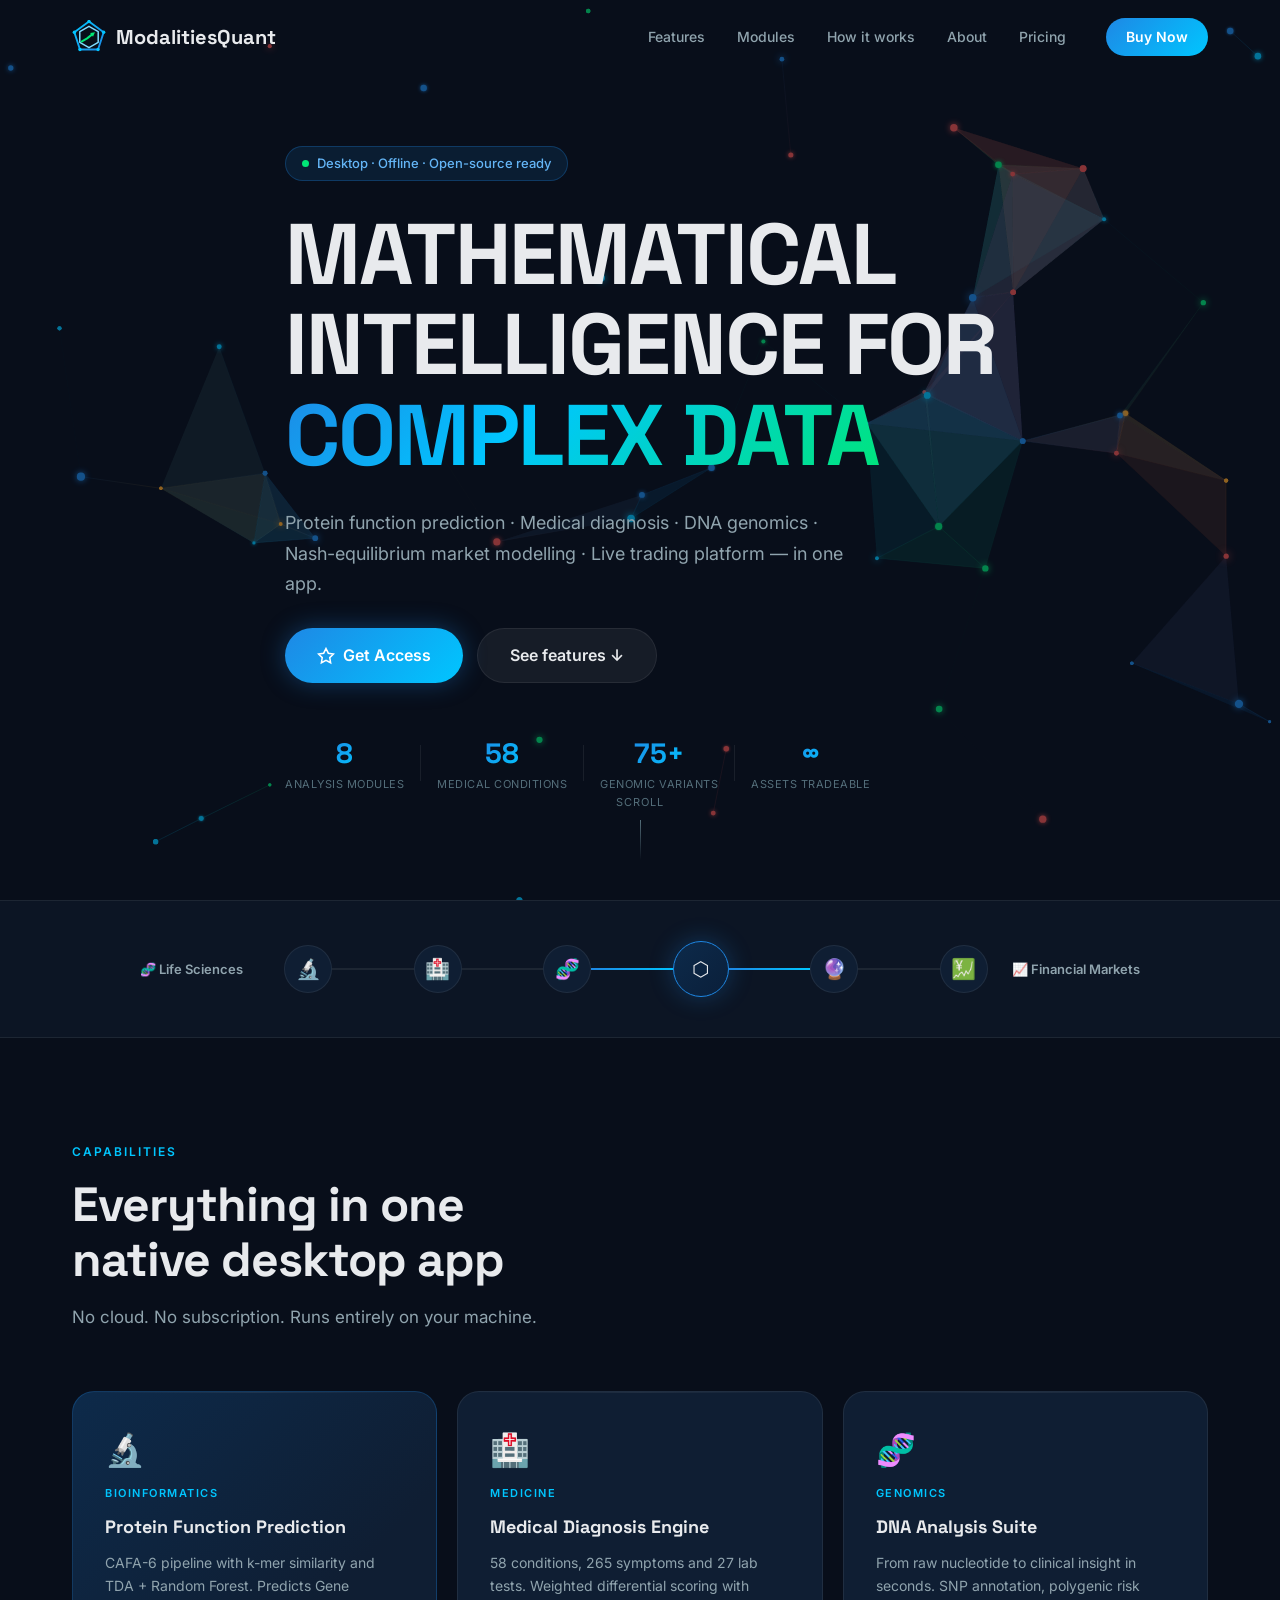
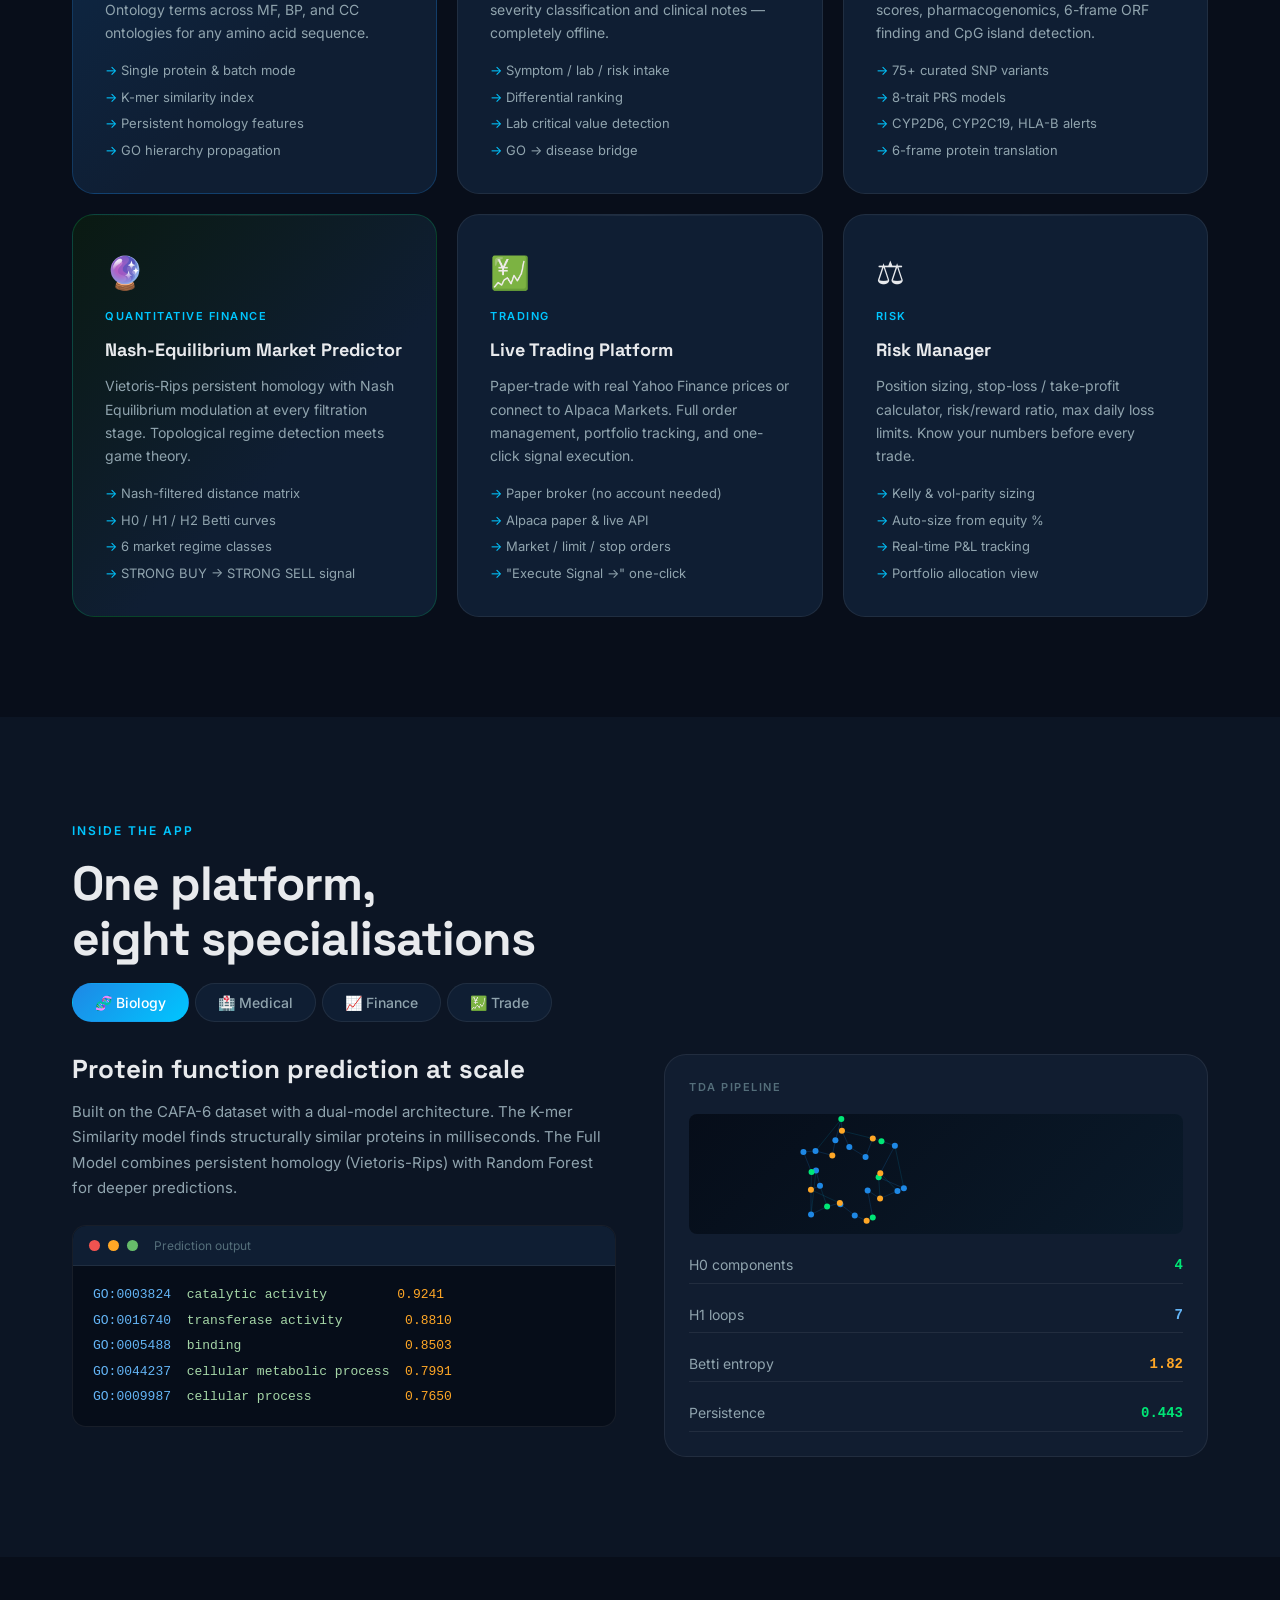
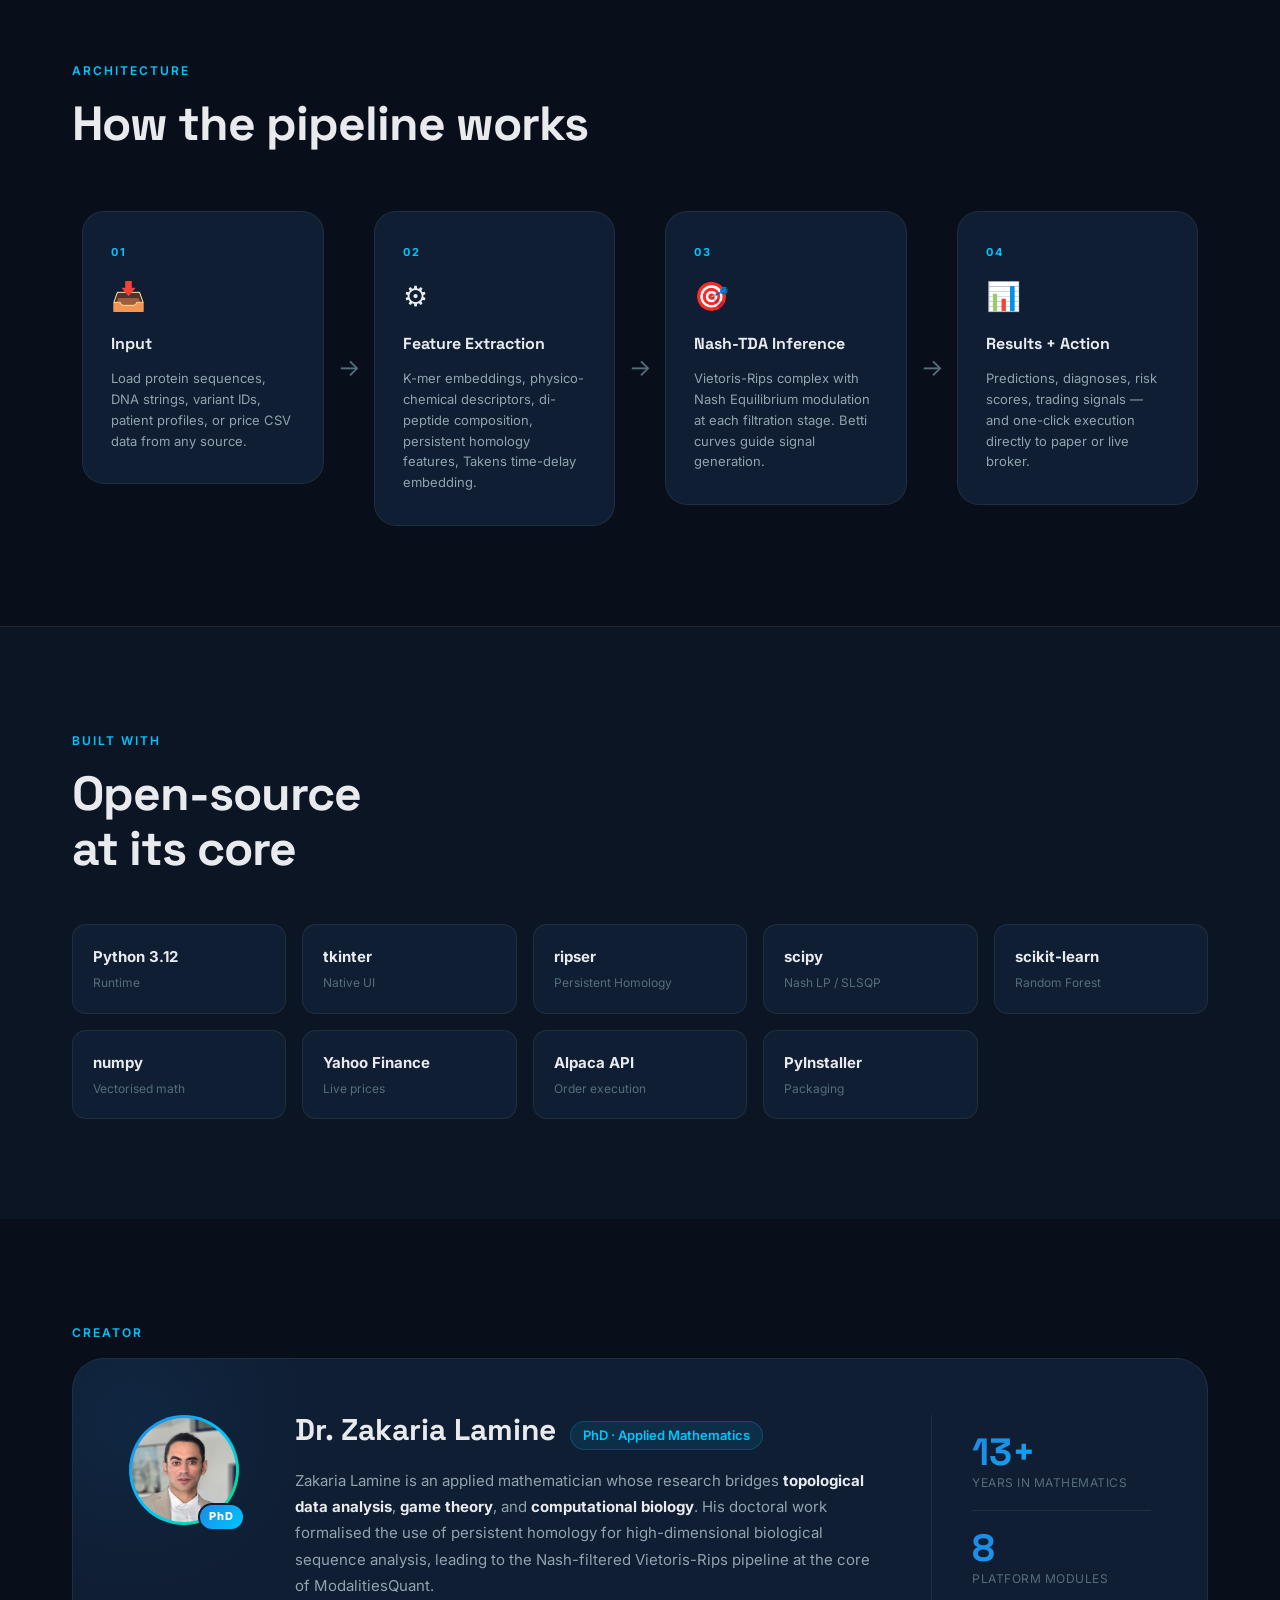
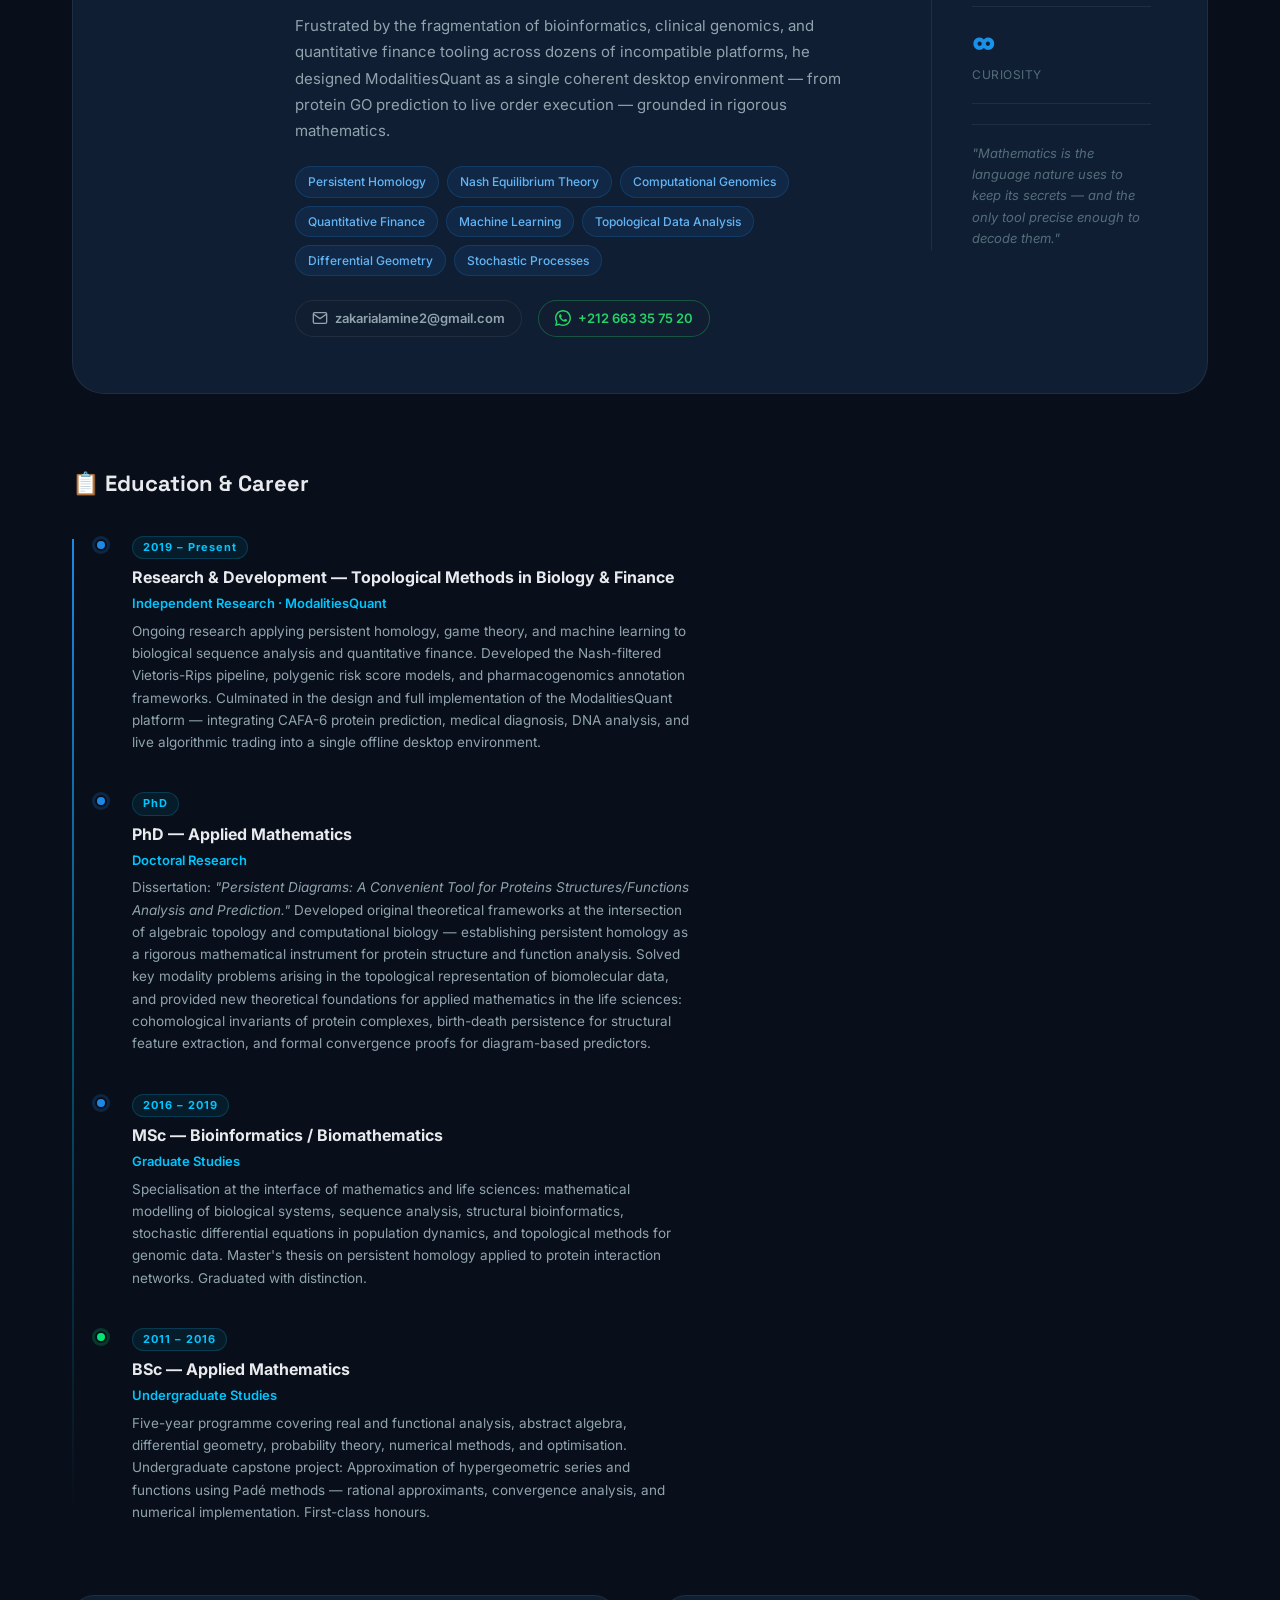
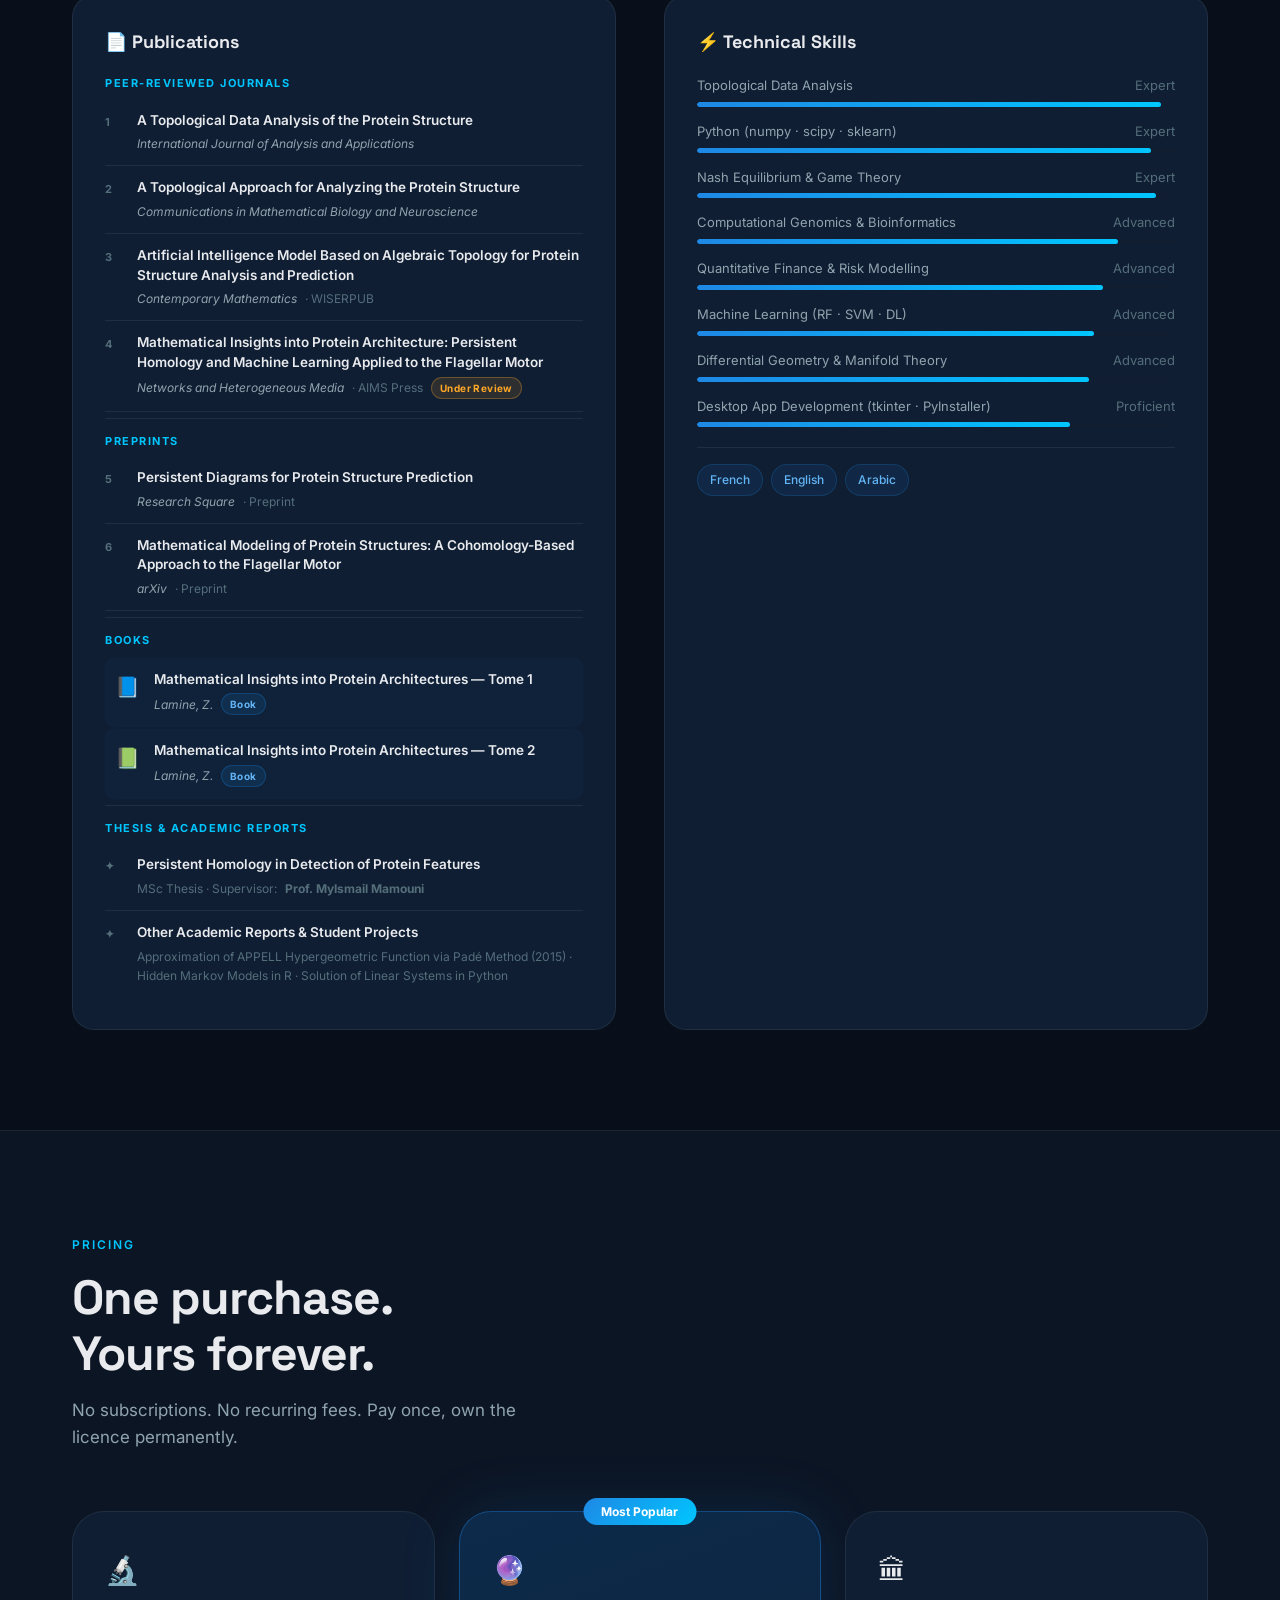
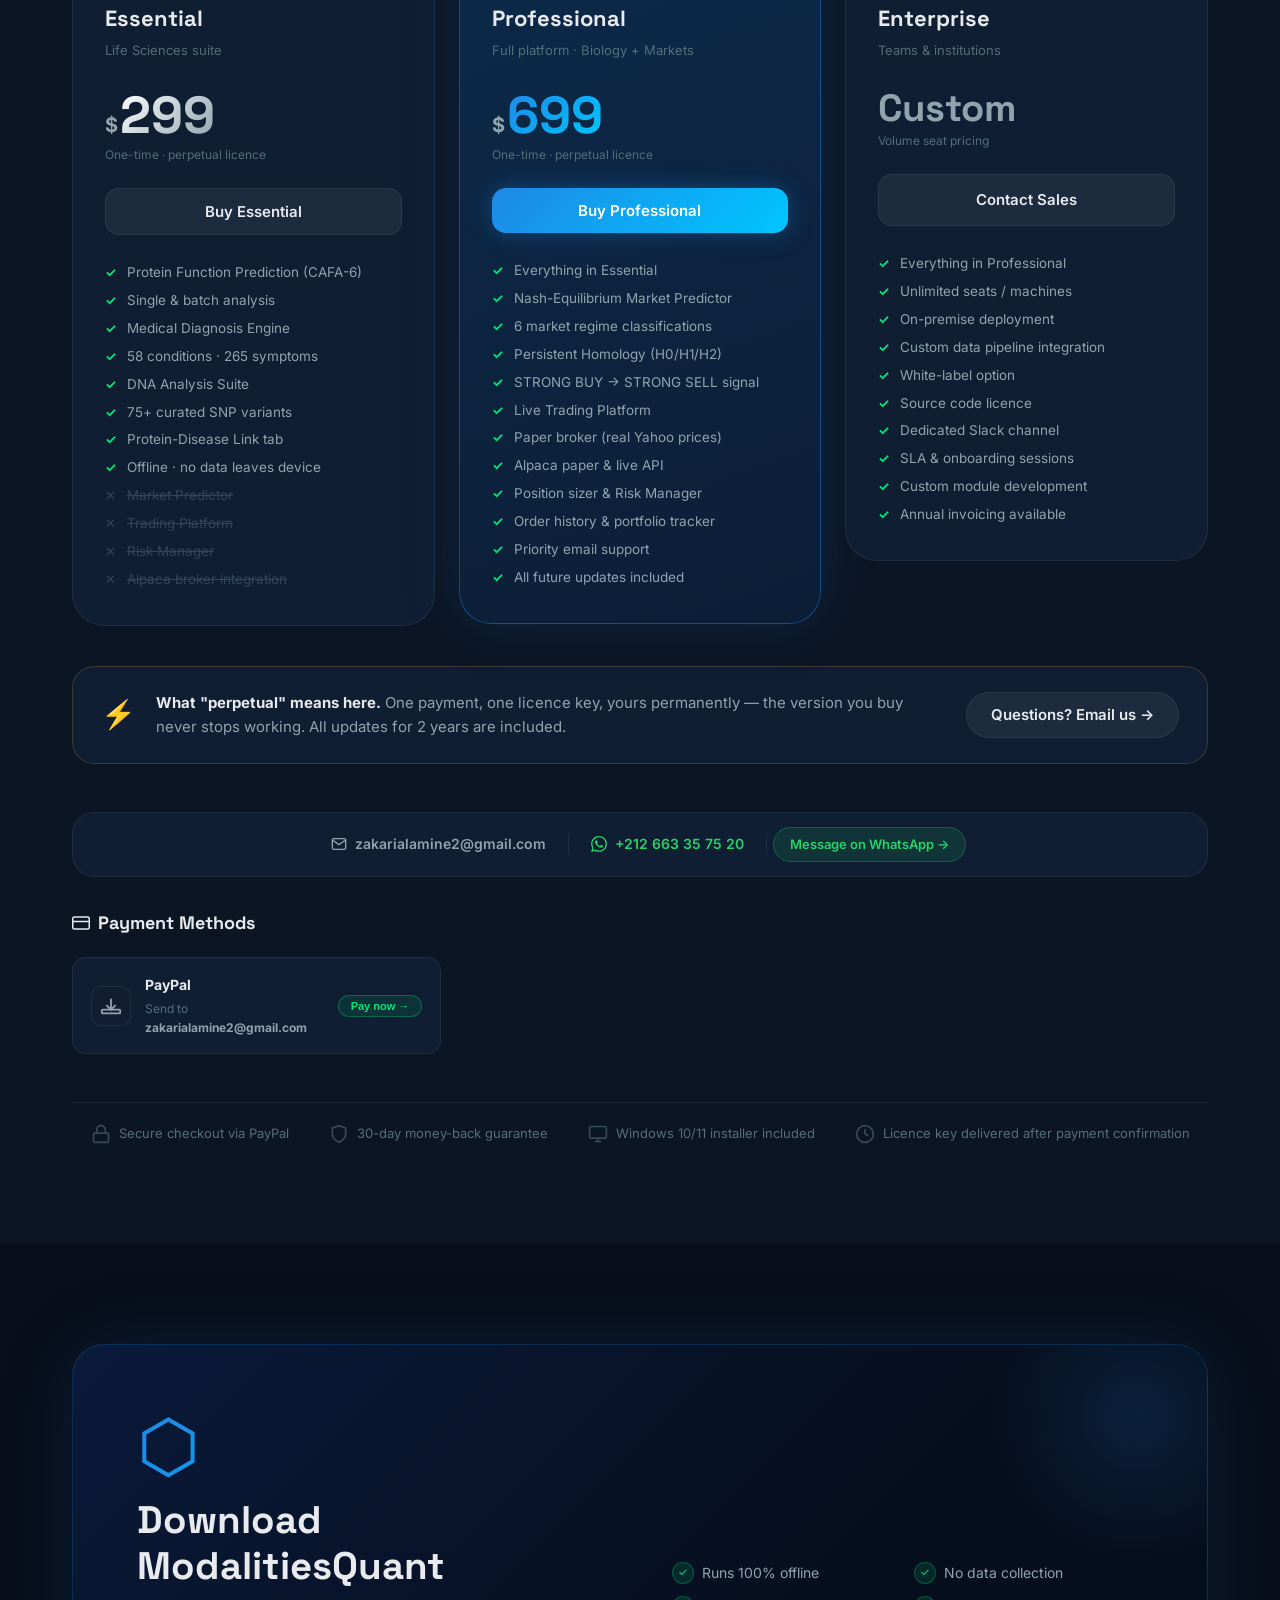
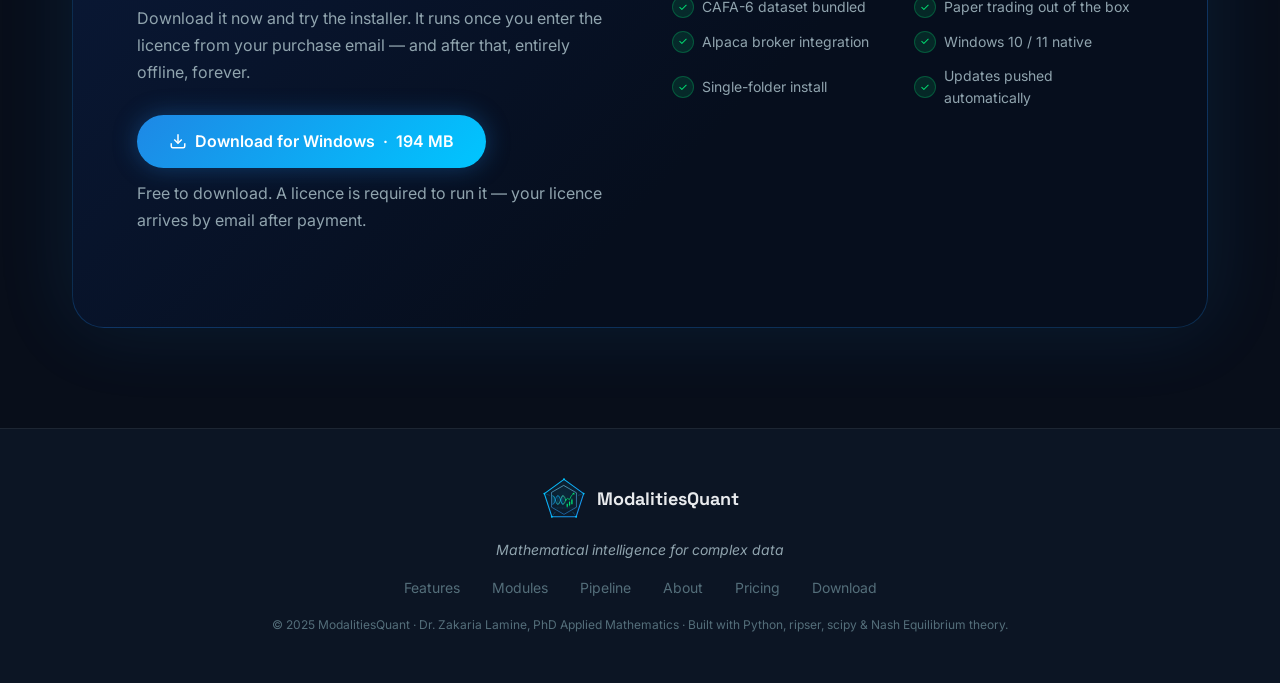
<file: index.html>
<!DOCTYPE html>
<html lang="en">
<head>
  <meta charset="UTF-8" />
  <meta name="viewport" content="width=device-width, initial-scale=1.0" />
  <title>ModalitiesQuant — Mathematical intelligence for complex data</title>
  <meta name="description" content="A unified desktop platform combining protein function prediction, medical genomics, DNA analysis, and Nash-equilibrium market prediction into one powerful tool.">
  <!-- Order matters. sizes="any" on the .ico tells browsers that understand SVG
       to skip it and take the vector; Safari and older browsers ignore the SVG
       line entirely and fall back to the .ico. iOS needs a PNG with an opaque
       background — it composites the home-screen icon onto its own ground. -->
  <link rel="icon" href="brand/favicon.ico" sizes="any" />
  <link rel="icon" href="brand/favicon.svg" type="image/svg+xml" />
  <link rel="apple-touch-icon" href="brand/apple-touch-icon.png" />

  <!-- Link previews. These URLs must be absolute: a crawler fetching the page
       has no base to resolve "brand/..." against, and a relative og:image is
       simply dropped, leaving the preview blank. They therefore repeat
       SITE_BASE from the script below — check_consistency.py compares them.

       Order matters here too. The first og:image is the one most platforms
       take, so the landscape card leads; the square is listed after it for
       WhatsApp and anything else that prefers a near-square crop. -->
  <meta property="og:type" content="website" />
  <meta property="og:site_name" content="ModalitiesQuant" />
  <meta property="og:url" content="https://zakix1.github.io/modalitiesquant/" />
  <meta property="og:title" content="ModalitiesQuant — Mathematical intelligence for complex data" />
  <meta property="og:description" content="Protein function prediction, medical diagnosis, DNA genomics and Nash-equilibrium market modelling in a single offline desktop app. One purchase, perpetual licence." />
  <meta property="og:image" content="https://zakix1.github.io/modalitiesquant/brand/social/og-landscape-1200x628.png" />
  <meta property="og:image:width" content="1200" />
  <meta property="og:image:height" content="628" />
  <meta property="og:image:alt" content="The ModalitiesQuant mark: a DNA double helix resolving into a rising market trend line." />
  <meta property="og:image" content="https://zakix1.github.io/modalitiesquant/brand/social/og-square-1200x1200.png" />
  <meta property="og:image:width" content="1200" />
  <meta property="og:image:height" content="1200" />

  <meta name="twitter:card" content="summary_large_image" />
  <meta name="twitter:title" content="ModalitiesQuant — Mathematical intelligence for complex data" />
  <meta name="twitter:description" content="Protein function prediction, medical diagnosis, DNA genomics and Nash-equilibrium market modelling in a single offline desktop app." />
  <meta name="twitter:image" content="https://zakix1.github.io/modalitiesquant/brand/social/og-landscape-1200x628.png" />

  <link rel="stylesheet" href="styles.css" />
  <link rel="preconnect" href="https://fonts.googleapis.com">
  <link href="https://fonts.googleapis.com/css2?family=Inter:wght@300;400;500;600;700;900&family=Space+Grotesk:wght@400;500;700&display=swap" rel="stylesheet">
</head>
<body>

<!-- ═══════════════════════════ NAV ═══════════════════════════ -->
<nav class="nav" id="nav">
  <div class="nav-inner">
    <a href="#" class="nav-logo">
      <img src="brand/favicon.svg" alt="" class="logo-mark" width="34" height="34" />
      <span class="logo-text">ModalitiesQuant</span>
    </a>
    <ul class="nav-links">
      <li><a href="#features">Features</a></li>
      <li><a href="#modules">Modules</a></li>
      <li><a href="#pipeline">How it works</a></li>
      <li><a href="#about">About</a></li>
      <li><a href="#pricing">Pricing</a></li>
    </ul>
    <a href="#pricing" class="btn btn-nav">Buy Now</a>
    <button class="nav-burger" id="navBurger" aria-label="Menu">
      <span></span><span></span><span></span>
    </button>
  </div>
</nav>

<!-- ═══════════════════════════ HERO ═══════════════════════════ -->
<section class="hero" id="hero">
  <canvas id="heroCanvas"></canvas>
  <div class="hero-inner">
    <div class="hero-badge">
      <span class="badge-dot"></span>
      Desktop · Offline · Open-source ready
    </div>
    <h1 class="hero-headline">
      MATHEMATICAL<br>INTELLIGENCE FOR<br>
      <span class="gradient-text">COMPLEX DATA</span>
    </h1>
    <p class="hero-sub">
      Protein function prediction · Medical diagnosis · DNA genomics ·<br>
      Nash-equilibrium market modelling · Live trading platform — in one app.
    </p>
    <div class="hero-cta">
      <a href="#pricing" class="btn btn-primary btn-lg">
        <svg width="18" height="18" viewBox="0 0 24 24" fill="none" stroke="currentColor" stroke-width="2"><path d="M12 2l3.09 6.26L22 9.27l-5 4.87 1.18 6.88L12 17.77l-6.18 3.25L7 14.14 2 9.27l6.91-1.01L12 2z"/></svg>
        Get Access
      </a>
      <a href="#features" class="btn btn-ghost btn-lg">See features ↓</a>
    </div>
    <div class="hero-stats">
      <!-- These are the values a visitor sees with JavaScript off, and what a
           link preview or crawler scrapes. out_script.js animates the same
           elements to [8, 58, 75+], so any edit here has to match that array. -->
      <div class="stat"><span class="stat-num">8</span><span class="stat-lbl">Analysis modules</span></div>
      <div class="stat-divider"></div>
      <div class="stat"><span class="stat-num">58</span><span class="stat-lbl">Medical conditions</span></div>
      <div class="stat-divider"></div>
      <div class="stat"><span class="stat-num">75+</span><span class="stat-lbl">Genomic variants</span></div>
      <div class="stat-divider"></div>
      <div class="stat"><span class="stat-num">∞</span><span class="stat-lbl">Assets tradeable</span></div>
    </div>
  </div>
  <div class="hero-scroll-hint">
    <span>Scroll</span>
    <div class="scroll-line"></div>
  </div>
</section>

<!-- ═══════════════════════════ BRIDGE ═══════════════════════════ -->
<section class="bridge">
  <div class="bridge-inner">
    <div class="bridge-label left">🧬 Life Sciences</div>
    <div class="bridge-track">
      <div class="bridge-node active" data-tooltip="Protein GO prediction">
        <div class="bnode-icon">🔬</div>
      </div>
      <div class="bridge-line"></div>
      <div class="bridge-node" data-tooltip="Medical diagnosis">
        <div class="bnode-icon">🏥</div>
      </div>
      <div class="bridge-line"></div>
      <div class="bridge-node" data-tooltip="DNA &amp; genomics">
        <div class="bnode-icon">🧬</div>
      </div>
      <div class="bridge-line bridge-line-mid"></div>
      <div class="bridge-node pivot" data-tooltip="Nash TDA bridge">
        <div class="bnode-icon">⬡</div>
      </div>
      <div class="bridge-line bridge-line-mid"></div>
      <div class="bridge-node" data-tooltip="Market prediction">
        <div class="bnode-icon">🔮</div>
      </div>
      <div class="bridge-line"></div>
      <div class="bridge-node" data-tooltip="Trading platform">
        <div class="bnode-icon">💹</div>
      </div>
    </div>
    <div class="bridge-label right">📈 Financial Markets</div>
  </div>
</section>

<!-- ═══════════════════════════ FEATURES GRID ═══════════════════════════ -->
<section class="features" id="features">
  <div class="section-inner">
    <div class="section-tag">Capabilities</div>
    <h2 class="section-title">Everything in one<br>native desktop app</h2>
    <p class="section-sub">No cloud. No subscription. Runs entirely on your machine.</p>

    <div class="feat-grid">

      <div class="feat-card feat-card--accent">
        <div class="feat-icon">🔬</div>
        <div class="feat-tag">Bioinformatics</div>
        <h3>Protein Function Prediction</h3>
        <p>CAFA-6 pipeline with k-mer similarity and TDA + Random Forest. Predicts Gene Ontology terms across MF, BP, and CC ontologies for any amino acid sequence.</p>
        <ul class="feat-list">
          <li>Single protein &amp; batch mode</li>
          <li>K-mer similarity index</li>
          <li>Persistent homology features</li>
          <li>GO hierarchy propagation</li>
        </ul>
      </div>

      <div class="feat-card">
        <div class="feat-icon">🏥</div>
        <div class="feat-tag">Medicine</div>
        <h3>Medical Diagnosis Engine</h3>
        <p>58 conditions, 265 symptoms and 27 lab tests. Weighted differential scoring with severity classification and clinical notes — completely offline.</p>
        <ul class="feat-list">
          <li>Symptom / lab / risk intake</li>
          <li>Differential ranking</li>
          <li>Lab critical value detection</li>
          <li>GO → disease bridge</li>
        </ul>
      </div>

      <div class="feat-card">
        <div class="feat-icon">🧬</div>
        <div class="feat-tag">Genomics</div>
        <h3>DNA Analysis Suite</h3>
        <p>From raw nucleotide to clinical insight in seconds. SNP annotation, polygenic risk scores, pharmacogenomics, 6-frame ORF finding and CpG island detection.</p>
        <ul class="feat-list">
          <li>75+ curated SNP variants</li>
          <li>8-trait PRS models</li>
          <li>CYP2D6, CYP2C19, HLA-B alerts</li>
          <li>6-frame protein translation</li>
        </ul>
      </div>

      <div class="feat-card feat-card--glow">
        <div class="feat-icon">🔮</div>
        <div class="feat-tag">Quantitative Finance</div>
        <h3>Nash-Equilibrium Market Predictor</h3>
        <p>Vietoris-Rips persistent homology with Nash Equilibrium modulation at every filtration stage. Topological regime detection meets game theory.</p>
        <ul class="feat-list">
          <li>Nash-filtered distance matrix</li>
          <li>H0 / H1 / H2 Betti curves</li>
          <li>6 market regime classes</li>
          <li>STRONG BUY → STRONG SELL signal</li>
        </ul>
      </div>

      <div class="feat-card">
        <div class="feat-icon">💹</div>
        <div class="feat-tag">Trading</div>
        <h3>Live Trading Platform</h3>
        <p>Paper-trade with real Yahoo Finance prices or connect to Alpaca Markets. Full order management, portfolio tracking, and one-click signal execution.</p>
        <ul class="feat-list">
          <li>Paper broker (no account needed)</li>
          <li>Alpaca paper &amp; live API</li>
          <li>Market / limit / stop orders</li>
          <li>"Execute Signal →" one-click</li>
        </ul>
      </div>

      <div class="feat-card">
        <div class="feat-icon">⚖</div>
        <div class="feat-tag">Risk</div>
        <h3>Risk Manager</h3>
        <p>Position sizing, stop-loss / take-profit calculator, risk/reward ratio, max daily loss limits. Know your numbers before every trade.</p>
        <ul class="feat-list">
          <li>Kelly &amp; vol-parity sizing</li>
          <li>Auto-size from equity %</li>
          <li>Real-time P&amp;L tracking</li>
          <li>Portfolio allocation view</li>
        </ul>
      </div>

    </div>
  </div>
</section>

<!-- ═══════════════════════════ MODULES DEEP DIVE ═══════════════════════════ -->
<section class="modules" id="modules">
  <div class="section-inner">
    <div class="section-tag">Inside the app</div>
    <h2 class="section-title">One platform,<br>eight specialisations</h2>

    <div class="module-tabs">
      <div class="tab-nav">
        <button class="tab-btn active" data-tab="bio">🧬 Biology</button>
        <button class="tab-btn" data-tab="med">🏥 Medical</button>
        <button class="tab-btn" data-tab="fin">📈 Finance</button>
        <button class="tab-btn" data-tab="trade">💹 Trade</button>
      </div>

      <div class="tab-content active" id="tab-bio">
        <div class="tab-pane">
          <div class="tab-text">
            <h3>Protein function prediction at scale</h3>
            <p>Built on the CAFA-6 dataset with a dual-model architecture. The K-mer Similarity model finds structurally similar proteins in milliseconds. The Full Model combines persistent homology (Vietoris-Rips) with Random Forest for deeper predictions.</p>
            <div class="code-preview">
              <div class="code-bar"><span class="dot r"></span><span class="dot y"></span><span class="dot g"></span><span class="code-name">Prediction output</span></div>
              <pre><code><span class="c-key">GO:0003824</span>  <span class="c-val">catalytic activity</span>         <span class="c-score">0.9241</span>
<span class="c-key">GO:0016740</span>  <span class="c-val">transferase activity</span>        <span class="c-score">0.8810</span>
<span class="c-key">GO:0005488</span>  <span class="c-val">binding</span>                     <span class="c-score">0.8503</span>
<span class="c-key">GO:0044237</span>  <span class="c-val">cellular metabolic process</span>  <span class="c-score">0.7991</span>
<span class="c-key">GO:0009987</span>  <span class="c-val">cellular process</span>            <span class="c-score">0.7650</span></code></pre>
            </div>
          </div>
          <div class="tab-visual">
            <div class="visual-card">
              <div class="vc-label">TDA Pipeline</div>
              <div class="tda-viz" id="tdaViz"></div>
              <div class="vc-row"><span>H0 components</span><span class="vc-val green">4</span></div>
              <div class="vc-row"><span>H1 loops</span><span class="vc-val blue">7</span></div>
              <div class="vc-row"><span>Betti entropy</span><span class="vc-val amber">1.82</span></div>
              <div class="vc-row"><span>Persistence</span><span class="vc-val green">0.443</span></div>
            </div>
          </div>
        </div>
      </div>

      <div class="tab-content" id="tab-med">
        <div class="tab-pane">
          <div class="tab-text">
            <h3>Personalised differential diagnosis</h3>
            <p>Enter symptoms, lab values and risk factors. The engine scores 58 conditions using a weighted three-layer model (symptoms 45 %, labs 35 %, risk factors 20 %) and ranks them by probability with severity flags.</p>
            <div class="diag-list">
              <div class="diag-item diag-high">
                <div class="diag-bar" style="width:91%"></div>
                <span class="diag-name">Type 2 Diabetes</span>
                <span class="diag-score">91%</span>
              </div>
              <div class="diag-item diag-med">
                <div class="diag-bar" style="width:74%"></div>
                <span class="diag-name">Metabolic Syndrome</span>
                <span class="diag-score">74%</span>
              </div>
              <div class="diag-item diag-low">
                <div class="diag-bar" style="width:48%"></div>
                <span class="diag-name">Hypothyroidism</span>
                <span class="diag-score">48%</span>
              </div>
              <div class="diag-item diag-low">
                <div class="diag-bar" style="width:31%"></div>
                <span class="diag-name">Cushing's Syndrome</span>
                <span class="diag-score">31%</span>
              </div>
            </div>
          </div>
          <div class="tab-visual">
            <div class="visual-card">
              <div class="vc-label">Lab Values</div>
              <div class="lab-row"><span>HbA1c</span><span class="lab-val red">8.2 %</span><span class="lab-flag">↑ HIGH</span></div>
              <div class="lab-row"><span>Fasting glucose</span><span class="lab-val red">182 mg/dL</span><span class="lab-flag">↑ HIGH</span></div>
              <div class="lab-row"><span>LDL</span><span class="lab-val amber">142 mg/dL</span><span class="lab-flag">↑ BORDER</span></div>
              <div class="lab-row"><span>HDL</span><span class="lab-val green">38 mg/dL</span><span class="lab-flag">↓ LOW</span></div>
              <div class="lab-row"><span>TSH</span><span class="lab-val green">3.2 mIU/L</span><span class="lab-flag">NORMAL</span></div>
              <div class="lab-row"><span>eGFR</span><span class="lab-val amber">61 mL/min</span><span class="lab-flag">↓ WATCH</span></div>
            </div>
          </div>
        </div>
      </div>

      <div class="tab-content" id="tab-fin">
        <div class="tab-pane">
          <div class="tab-text">
            <h3>Persistent homology meets Nash Equilibrium</h3>
            <p>At every filtration step ε<sub>k</sub> the algorithm solves a Nash Equilibrium for the active asset sub-game and uses the NE strategy alignment to modulate the Vietoris-Rips distance matrix. The resulting topology encodes strategic market structure.</p>
            <div class="code-preview">
              <div class="code-bar"><span class="dot r"></span><span class="dot y"></span><span class="dot g"></span><span class="code-name">Nash-filtered VR algorithm</span></div>
              <pre><code><span class="c-key">for</span> k <span class="c-key">in</span> range(n_stages):
  ε_k  = k/K · D_max
  <span class="c-cmt"># solve Nash equilibrium</span>
  w*   = nash_min_variance(Σ_active)
  conc = max(w*) · N
  <span class="c-cmt"># modulate distances</span>
  <span class="c-key">for</span> (i,j) in active_pairs(ε_k):
    sim      = tanh(r_i @ w* · r_j @ w*)
    D_k[i,j] = D[i,j] · (1 − α·conc·sim)
D_nash = mean(D_k)</code></pre>
            </div>
          </div>
          <div class="tab-visual">
            <div class="visual-card">
              <div class="vc-label">Signal Output</div>
              <div class="signal-box" id="signalBox">STRONG BUY</div>
              <div class="vc-row"><span>Confidence</span><span class="vc-val green">84%</span></div>
              <div class="vc-row"><span>Regime</span><span class="vc-val blue">MEAN-REVERSION</span></div>
              <div class="vc-row"><span>H1 loops</span><span class="vc-val amber">5</span></div>
              <div class="vc-row"><span>NE concentration</span><span class="vc-val green">0.312</span></div>
              <div class="vc-row"><span>Nash entropy</span><span class="vc-val amber">1.94</span></div>
            </div>
          </div>
        </div>
      </div>

      <div class="tab-content" id="tab-trade">
        <div class="tab-pane">
          <div class="tab-text">
            <h3>From signal to execution in one click</h3>
            <p>The "Execute Signal →" button reads the Nash predictor output, sizes positions using risk parameters, and submits market orders to the paper broker (real Yahoo Finance prices) or directly to Alpaca Markets paper/live API.</p>
            <div class="trade-flow">
              <div class="tf-step"><div class="tf-icon">🔮</div><span>Signal generated</span></div>
              <div class="tf-arrow">→</div>
              <div class="tf-step"><div class="tf-icon">⚖</div><span>Position sized</span></div>
              <div class="tf-arrow">→</div>
              <div class="tf-step"><div class="tf-icon">📤</div><span>Order submitted</span></div>
              <div class="tf-arrow">→</div>
              <div class="tf-step active"><div class="tf-icon">✅</div><span>Filled</span></div>
            </div>
          </div>
          <div class="tab-visual">
            <div class="visual-card">
              <div class="vc-label">Portfolio</div>
              <div class="port-row"><span class="port-sym">AAPL</span><span class="port-qty">20 sh</span><span class="port-pl green">+$142.60</span></div>
              <div class="port-row"><span class="port-sym">MSFT</span><span class="port-qty">15 sh</span><span class="port-pl green">+$89.25</span></div>
              <div class="port-row"><span class="port-sym">GLD</span><span class="port-qty">30 sh</span><span class="port-pl red">−$23.10</span></div>
              <div class="port-row"><span class="port-sym">TLT</span><span class="port-qty">50 sh</span><span class="port-pl red">−$41.00</span></div>
              <div class="port-divider"></div>
              <div class="port-row total"><span>Total P&amp;L</span><span class="port-pl green">+$167.75</span></div>
              <div class="port-row total"><span>Cash</span><span class="vc-val">$76,420</span></div>
            </div>
          </div>
        </div>
      </div>
    </div>
  </div>
</section>

<!-- ═══════════════════════════ PIPELINE ═══════════════════════════ -->
<section class="pipeline" id="pipeline">
  <div class="section-inner">
    <div class="section-tag">Architecture</div>
    <h2 class="section-title">How the pipeline works</h2>

    <div class="pipe-steps">
      <div class="pipe-step" data-step="1">
        <div class="ps-num">01</div>
        <div class="ps-icon">📥</div>
        <h4>Input</h4>
        <p>Load protein sequences, DNA strings, variant IDs, patient profiles, or price CSV data from any source.</p>
      </div>
      <div class="pipe-arrow">→</div>
      <div class="pipe-step" data-step="2">
        <div class="ps-num">02</div>
        <div class="ps-icon">⚙</div>
        <h4>Feature Extraction</h4>
        <p>K-mer embeddings, physico-chemical descriptors, di-peptide composition, persistent homology features, Takens time-delay embedding.</p>
      </div>
      <div class="pipe-arrow">→</div>
      <div class="pipe-step" data-step="3">
        <div class="ps-num">03</div>
        <div class="ps-icon">🎯</div>
        <h4>Nash-TDA Inference</h4>
        <p>Vietoris-Rips complex with Nash Equilibrium modulation at each filtration stage. Betti curves guide signal generation.</p>
      </div>
      <div class="pipe-arrow">→</div>
      <div class="pipe-step" data-step="4">
        <div class="ps-num">04</div>
        <div class="ps-icon">📊</div>
        <h4>Results + Action</h4>
        <p>Predictions, diagnoses, risk scores, trading signals — and one-click execution directly to paper or live broker.</p>
      </div>
    </div>
  </div>
</section>

<!-- ═══════════════════════════ TECH STACK ═══════════════════════════ -->
<section class="tech">
  <div class="section-inner">
    <div class="section-tag">Built with</div>
    <h2 class="section-title">Open-source<br>at its core</h2>
    <div class="tech-grid">
      <div class="tech-item"><span class="tech-name">Python 3.12</span><span class="tech-role">Runtime</span></div>
      <div class="tech-item"><span class="tech-name">tkinter</span><span class="tech-role">Native UI</span></div>
      <div class="tech-item"><span class="tech-name">ripser</span><span class="tech-role">Persistent Homology</span></div>
      <div class="tech-item"><span class="tech-name">scipy</span><span class="tech-role">Nash LP / SLSQP</span></div>
      <div class="tech-item"><span class="tech-name">scikit-learn</span><span class="tech-role">Random Forest</span></div>
      <div class="tech-item"><span class="tech-name">numpy</span><span class="tech-role">Vectorised math</span></div>
      <div class="tech-item"><span class="tech-name">Yahoo Finance</span><span class="tech-role">Live prices</span></div>
      <div class="tech-item"><span class="tech-name">Alpaca API</span><span class="tech-role">Order execution</span></div>
      <div class="tech-item"><span class="tech-name">PyInstaller</span><span class="tech-role">Packaging</span></div>
    </div>
  </div>
</section>

<!-- ═══════════════════════════ ABOUT ═══════════════════════════ -->
<section class="about" id="about">
  <div class="section-inner">
    <div class="section-tag">Creator</div>
    <div class="about-card">

      <div class="about-avatar">
        <div class="avatar-ring">
          <img src="ZAKARIA-LAMINE.jpg"
               alt="Dr. Zakaria Lamine"
               class="avatar-photo"
               onerror="this.style.display='none';this.nextElementSibling.style.display='flex';">
          <div class="avatar-initials" style="display:none;">ZL</div>
        </div>
        <div class="avatar-badge">PhD</div>
      </div>

      <div class="about-body">
        <div class="about-name-row">
          <h2 class="about-name">Dr. Zakaria Lamine</h2>
          <span class="about-degree">PhD · Applied Mathematics</span>
        </div>

        <p class="about-bio">
          Zakaria Lamine is an applied mathematician whose research bridges
          <strong>topological data analysis</strong>, <strong>game theory</strong>,
          and <strong>computational biology</strong>. His doctoral work formalised
          the use of persistent homology for high-dimensional biological sequence
          analysis, leading to the Nash-filtered Vietoris-Rips pipeline at the
          core of ModalitiesQuant.
        </p>
        <p class="about-bio">
          Frustrated by the fragmentation of bioinformatics, clinical genomics, and
          quantitative finance tooling across dozens of incompatible platforms, he
          designed ModalitiesQuant as a single coherent desktop environment — from
          protein GO prediction to live order execution — grounded in rigorous
          mathematics.
        </p>

        <div class="about-expertise">
          <div class="exp-tag">Persistent Homology</div>
          <div class="exp-tag">Nash Equilibrium Theory</div>
          <div class="exp-tag">Computational Genomics</div>
          <div class="exp-tag">Quantitative Finance</div>
          <div class="exp-tag">Machine Learning</div>
          <div class="exp-tag">Topological Data Analysis</div>
          <div class="exp-tag">Differential Geometry</div>
          <div class="exp-tag">Stochastic Processes</div>
        </div>

        <div class="about-links">
          <a href="mailto:zakarialamine2@gmail.com" class="about-link">
            <svg width="16" height="16" viewBox="0 0 24 24" fill="none" stroke="currentColor" stroke-width="2"><path d="M4 4h16c1.1 0 2 .9 2 2v12c0 1.1-.9 2-2 2H4c-1.1 0-2-.9-2-2V6c0-1.1.9-2 2-2z"/><polyline points="22,6 12,13 2,6"/></svg>
            zakarialamine2@gmail.com
          </a>
          <a href="https://wa.me/212663357520" target="_blank" rel="noopener" class="about-link about-link--wa">
            <svg width="16" height="16" viewBox="0 0 24 24" fill="currentColor"><path d="M17.472 14.382c-.297-.149-1.758-.867-2.03-.967-.273-.099-.471-.148-.67.15-.197.297-.767.966-.94 1.164-.173.199-.347.223-.644.075-.297-.15-1.255-.463-2.39-1.475-.883-.788-1.48-1.761-1.653-2.059-.173-.297-.018-.458.13-.606.134-.133.298-.347.446-.52.149-.174.198-.298.298-.497.099-.198.05-.371-.025-.52-.075-.149-.669-1.612-.916-2.207-.242-.579-.487-.5-.669-.51-.173-.008-.371-.01-.57-.01-.198 0-.52.074-.792.372-.272.297-1.04 1.016-1.04 2.479 0 1.462 1.065 2.875 1.213 3.074.149.198 2.096 3.2 5.077 4.487.709.306 1.262.489 1.694.625.712.227 1.36.195 1.871.118.571-.085 1.758-.719 2.006-1.413.248-.694.248-1.289.173-1.413-.074-.124-.272-.198-.57-.347z"/><path d="M12 0C5.373 0 0 5.373 0 12c0 2.123.554 4.118 1.528 5.85L0 24l6.304-1.507A11.952 11.952 0 0012 24c6.627 0 12-5.373 12-12S18.627 0 12 0zm0 21.818a9.818 9.818 0 01-5.001-1.371l-.359-.214-3.724.889.924-3.638-.234-.374A9.818 9.818 0 012.182 12C2.182 6.57 6.57 2.182 12 2.182S21.818 6.57 21.818 12 17.43 21.818 12 21.818z"/></svg>
            +212 663 35 75 20
          </a>
        </div>
      </div>

      <div class="about-stats-col">
        <div class="astat">
          <span class="astat-num">13+</span>
          <span class="astat-lbl">Years in mathematics</span>
        </div>
        <div class="astat">
          <span class="astat-num">8</span>
          <span class="astat-lbl">Platform modules</span>
        </div>
        <div class="astat">
          <span class="astat-num">∞</span>
          <span class="astat-lbl">Curiosity</span>
        </div>
        <div class="astat-quote">
          "Mathematics is the language nature uses to keep its secrets — and the only tool precise enough to decode them."
        </div>
      </div>

    </div><!-- /about-card -->

    <!-- ── Education & Career Timeline ── -->
    <div class="about-timeline-section">
      <h3>📋 Education &amp; Career</h3>
      <div class="timeline">

        <div class="tl-item">
          <div class="tl-year">2019 – Present</div>
          <div class="tl-title">Research &amp; Development — Topological Methods in Biology &amp; Finance</div>
          <div class="tl-org">Independent Research · ModalitiesQuant</div>
          <div class="tl-desc">
            Ongoing research applying persistent homology, game theory, and
            machine learning to biological sequence analysis and quantitative finance.
            Developed the Nash-filtered Vietoris-Rips pipeline, polygenic risk score
            models, and pharmacogenomics annotation frameworks. Culminated in the
            design and full implementation of the ModalitiesQuant platform — integrating
            CAFA-6 protein prediction, medical diagnosis, DNA analysis, and live
            algorithmic trading into a single offline desktop environment.
          </div>
        </div>

        <div class="tl-item">
          <div class="tl-year">PhD</div>
          <div class="tl-title">PhD — Applied Mathematics</div>
          <div class="tl-org">Doctoral Research</div>
          <div class="tl-desc">
            Dissertation: <em>"Persistent Diagrams: A Convenient Tool for Proteins
            Structures/Functions Analysis and Prediction."</em>
            Developed original theoretical frameworks at the intersection of algebraic
            topology and computational biology — establishing persistent homology as a
            rigorous mathematical instrument for protein structure and function analysis.
            Solved key modality problems arising in the topological representation of
            biomolecular data, and provided new theoretical foundations for applied
            mathematics in the life sciences: cohomological invariants of protein
            complexes, birth-death persistence for structural feature extraction,
            and formal convergence proofs for diagram-based predictors.
          </div>
        </div>

        <div class="tl-item">
          <div class="tl-year">2016 – 2019</div>
          <div class="tl-title">MSc — Bioinformatics / Biomathematics</div>
          <div class="tl-org">Graduate Studies</div>
          <div class="tl-desc">
            Specialisation at the interface of mathematics and life sciences: mathematical
            modelling of biological systems, sequence analysis, structural bioinformatics,
            stochastic differential equations in population dynamics, and topological
            methods for genomic data. Master's thesis on persistent homology applied to
            protein interaction networks. Graduated with distinction.
          </div>
        </div>

        <div class="tl-item">
          <div class="tl-year">2011 – 2016</div>
          <div class="tl-title">BSc — Applied Mathematics</div>
          <div class="tl-org">Undergraduate Studies</div>
          <div class="tl-desc">
            Five-year programme covering real and functional analysis, abstract algebra,
            differential geometry, probability theory, numerical methods, and optimisation.
            Undergraduate capstone project: Approximation of hypergeometric series and
            functions using Padé methods — rational approximants, convergence analysis,
            and numerical implementation. First-class honours.
          </div>
        </div>

      </div>
    </div><!-- /timeline -->

    <!-- ── Publications & Skills ── -->
    <div class="about-two-col">

      <div class="research-card">
        <h3>📄 Publications</h3>

        <!-- Journal articles -->
        <div class="pub-section-label">Peer-reviewed Journals</div>

        <div class="pub-item">
          <div class="pub-num">1</div>
          <div class="pub-info">
            <a class="pub-title" href="https://etamaths.com/index.php/ijaa/article/view/2944" target="_blank" rel="noopener">
              A Topological Data Analysis of the Protein Structure
            </a>
            <div class="pub-venue">
              <span class="pub-journal">International Journal of Analysis and Applications</span>
            </div>
          </div>
        </div>

        <div class="pub-item">
          <div class="pub-num">2</div>
          <div class="pub-info">
            <a class="pub-title" href="https://scik.org/index.php/cmbn/article/view/8213" target="_blank" rel="noopener">
              A Topological Approach for Analyzing the Protein Structure
            </a>
            <div class="pub-venue">
              <span class="pub-journal">Communications in Mathematical Biology and Neuroscience</span>
            </div>
          </div>
        </div>

        <div class="pub-item">
          <div class="pub-num">3</div>
          <div class="pub-info">
            <a class="pub-title" href="https://ojs.wiserpub.com/index.php/CM/article/view/5921" target="_blank" rel="noopener">
              Artificial Intelligence Model Based on Algebraic Topology for Protein Structure Analysis and Prediction
            </a>
            <div class="pub-venue">
              <span class="pub-journal">Contemporary Mathematics</span> · WISERPUB
            </div>
          </div>
        </div>

        <div class="pub-item">
          <div class="pub-num">4</div>
          <div class="pub-info">
            <a class="pub-title" href="https://www.aimspress.com/journal/nhm" target="_blank" rel="noopener">
              Mathematical Insights into Protein Architecture: Persistent Homology and Machine Learning Applied to the Flagellar Motor
            </a>
            <div class="pub-venue">
              <span class="pub-journal">Networks and Heterogeneous Media</span> · AIMS Press
              <span class="pub-badge pub-badge--review">Under Review</span>
            </div>
          </div>
        </div>

        <!-- Preprints -->
        <div class="pub-section-label">Preprints</div>

        <div class="pub-item">
          <div class="pub-num">5</div>
          <div class="pub-info">
            <a class="pub-title" href="https://www.researchsquare.com/article/rs-4233092/v1" target="_blank" rel="noopener">
              Persistent Diagrams for Protein Structure Prediction
            </a>
            <div class="pub-venue">
              <span class="pub-journal">Research Square</span> · Preprint
            </div>
          </div>
        </div>

        <div class="pub-item">
          <div class="pub-num">6</div>
          <div class="pub-info">
            <a class="pub-title" href="https://arxiv.org/search/?query=ZAKARIA+LAMINE&searchtype=author" target="_blank" rel="noopener">
              Mathematical Modeling of Protein Structures: A Cohomology-Based Approach to the Flagellar Motor
            </a>
            <div class="pub-venue">
              <span class="pub-journal">arXiv</span> · Preprint
            </div>
          </div>
        </div>

        <!-- Books -->
        <div class="pub-section-label">Books</div>

        <div class="pub-item pub-item--book">
          <div class="pub-book-icon">📘</div>
          <div class="pub-info">
            <div class="pub-title">Mathematical Insights into Protein Architectures — Tome 1</div>
            <div class="pub-venue">
              <span class="pub-journal">Lamine, Z.</span>
              <span class="pub-badge pub-badge--book">Book</span>
            </div>
          </div>
        </div>

        <div class="pub-item pub-item--book">
          <div class="pub-book-icon">📗</div>
          <div class="pub-info">
            <div class="pub-title">Mathematical Insights into Protein Architectures — Tome 2</div>
            <div class="pub-venue">
              <span class="pub-journal">Lamine, Z.</span>
              <span class="pub-badge pub-badge--book">Book</span>
            </div>
          </div>
        </div>

        <!-- Thesis & reports -->
        <div class="pub-section-label">Thesis &amp; Academic Reports</div>

        <div class="pub-item">
          <div class="pub-num">✦</div>
          <div class="pub-info">
            <div class="pub-title">Persistent Homology in Detection of Protein Features</div>
            <div class="pub-venue">
              MSc Thesis · Supervisor: <strong>Prof. MyIsmail Mamouni</strong>
            </div>
          </div>
        </div>

        <div class="pub-item">
          <div class="pub-num">✦</div>
          <div class="pub-info">
            <div class="pub-title">Other Academic Reports &amp; Student Projects</div>
            <div class="pub-venue">
              Approximation of APPELL Hypergeometric Function via Padé Method (2015) ·
              Hidden Markov Models in R · Solution of Linear Systems in Python
            </div>
          </div>
        </div>

      </div><!-- /publications -->

      <div class="research-card">
        <h3>⚡ Technical Skills</h3>

        <div class="skill-row">
          <div class="skill-label"><span>Topological Data Analysis</span><span>Expert</span></div>
          <div class="skill-bar-bg"><div class="skill-bar-fill" style="--w:97%"></div></div>
        </div>
        <div class="skill-row">
          <div class="skill-label"><span>Python (numpy · scipy · sklearn)</span><span>Expert</span></div>
          <div class="skill-bar-bg"><div class="skill-bar-fill" style="--w:95%"></div></div>
        </div>
        <div class="skill-row">
          <div class="skill-label"><span>Nash Equilibrium &amp; Game Theory</span><span>Expert</span></div>
          <div class="skill-bar-bg"><div class="skill-bar-fill" style="--w:96%"></div></div>
        </div>
        <div class="skill-row">
          <div class="skill-label"><span>Computational Genomics &amp; Bioinformatics</span><span>Advanced</span></div>
          <div class="skill-bar-bg"><div class="skill-bar-fill" style="--w:88%"></div></div>
        </div>
        <div class="skill-row">
          <div class="skill-label"><span>Quantitative Finance &amp; Risk Modelling</span><span>Advanced</span></div>
          <div class="skill-bar-bg"><div class="skill-bar-fill" style="--w:85%"></div></div>
        </div>
        <div class="skill-row">
          <div class="skill-label"><span>Machine Learning (RF · SVM · DL)</span><span>Advanced</span></div>
          <div class="skill-bar-bg"><div class="skill-bar-fill" style="--w:83%"></div></div>
        </div>
        <div class="skill-row">
          <div class="skill-label"><span>Differential Geometry &amp; Manifold Theory</span><span>Advanced</span></div>
          <div class="skill-bar-bg"><div class="skill-bar-fill" style="--w:82%"></div></div>
        </div>
        <div class="skill-row">
          <div class="skill-label"><span>Desktop App Development (tkinter · PyInstaller)</span><span>Proficient</span></div>
          <div class="skill-bar-bg"><div class="skill-bar-fill" style="--w:78%"></div></div>
        </div>

        <div style="margin-top:20px; padding-top:16px; border-top:1px solid var(--border);">
          <div class="about-expertise" style="margin-bottom:0">
            <div class="exp-tag">French</div>
            <div class="exp-tag">English</div>
            <div class="exp-tag">Arabic</div>
          </div>
        </div>
      </div><!-- /skills -->

    </div><!-- /two-col -->

  </div>
</section>

<!-- ═══════════════════════════ PRICING ═══════════════════════════ -->
<section class="pricing" id="pricing">
  <div class="section-inner">
    <div class="section-tag">Pricing</div>
    <h2 class="section-title">One purchase.<br>Yours forever.</h2>
    <p class="section-sub">No subscriptions. No recurring fees. Pay once, own the licence permanently.</p>

    <div class="plans-grid">

      <!-- Essential -->
      <div class="plan-card">
        <div class="plan-header">
          <div class="plan-icon">🔬</div>
          <div class="plan-name">Essential</div>
          <div class="plan-tagline">Life Sciences suite</div>
        </div>
        <div class="plan-price-wrap">
          <div class="plan-price">
            <span class="price-currency">$</span>
            <span class="price-amount">299</span>
          </div>
          <div class="plan-billed">One-time · perpetual licence</div>
        </div>
        <button class="btn btn-ghost btn-plan" onclick="openCheckout('essential')">Buy Essential</button>
        <ul class="plan-features">
          <li class="pf-yes">Protein Function Prediction (CAFA-6)</li>
          <li class="pf-yes">Single &amp; batch analysis</li>
          <li class="pf-yes">Medical Diagnosis Engine</li>
          <li class="pf-yes">58 conditions · 265 symptoms</li>
          <li class="pf-yes">DNA Analysis Suite</li>
          <li class="pf-yes">75+ curated SNP variants</li>
          <li class="pf-yes">Protein-Disease Link tab</li>
          <li class="pf-yes">Offline · no data leaves device</li>
          <li class="pf-no">Market Predictor</li>
          <li class="pf-no">Trading Platform</li>
          <li class="pf-no">Risk Manager</li>
          <li class="pf-no">Alpaca broker integration</li>
        </ul>
      </div>

      <!-- Professional — featured -->
      <div class="plan-card plan-card--featured">
        <div class="plan-badge">Most Popular</div>
        <div class="plan-header">
          <div class="plan-icon">🔮</div>
          <div class="plan-name">Professional</div>
          <div class="plan-tagline">Full platform · Biology + Markets</div>
        </div>
        <div class="plan-price-wrap">
          <div class="plan-price">
            <span class="price-currency">$</span>
            <span class="price-amount">699</span>
          </div>
          <div class="plan-billed">One-time · perpetual licence</div>
        </div>
        <button class="btn btn-primary btn-plan" onclick="openCheckout('professional')">Buy Professional</button>
        <ul class="plan-features">
          <li class="pf-yes">Everything in Essential</li>
          <li class="pf-yes">Nash-Equilibrium Market Predictor</li>
          <li class="pf-yes">6 market regime classifications</li>
          <li class="pf-yes">Persistent Homology (H0/H1/H2)</li>
          <li class="pf-yes">STRONG BUY → STRONG SELL signal</li>
          <li class="pf-yes">Live Trading Platform</li>
          <li class="pf-yes">Paper broker (real Yahoo prices)</li>
          <li class="pf-yes">Alpaca paper &amp; live API</li>
          <li class="pf-yes">Position sizer &amp; Risk Manager</li>
          <li class="pf-yes">Order history &amp; portfolio tracker</li>
          <li class="pf-yes">Priority email support</li>
          <li class="pf-yes">All future updates included</li>
        </ul>
      </div>

      <!-- Enterprise -->
      <div class="plan-card">
        <div class="plan-header">
          <div class="plan-icon">🏛</div>
          <div class="plan-name">Enterprise</div>
          <div class="plan-tagline">Teams &amp; institutions</div>
        </div>
        <div class="plan-price-wrap">
          <div class="plan-price plan-price--custom">
            <span class="price-custom">Custom</span>
          </div>
          <div class="plan-billed">Volume seat pricing</div>
        </div>
        <a href="mailto:zakarialamine2@gmail.com?subject=ModalitiesQuant%20Enterprise%20enquiry" class="btn btn-ghost btn-plan">Contact Sales</a>
        <ul class="plan-features">
          <li class="pf-yes">Everything in Professional</li>
          <li class="pf-yes">Unlimited seats / machines</li>
          <li class="pf-yes">On-premise deployment</li>
          <li class="pf-yes">Custom data pipeline integration</li>
          <li class="pf-yes">White-label option</li>
          <li class="pf-yes">Source code licence</li>
          <li class="pf-yes">Dedicated Slack channel</li>
          <li class="pf-yes">SLA &amp; onboarding sessions</li>
          <li class="pf-yes">Custom module development</li>
          <li class="pf-yes">Annual invoicing available</li>
        </ul>
      </div>

    </div>

    <!-- Licence terms banner -->
    <div class="oto-banner">
      <div class="oto-icon">⚡</div>
      <div class="oto-text">
        <strong>What "perpetual" means here.</strong>
        One payment, one licence key, yours permanently — the version you buy never stops working. All updates for 2 years are included.
      </div>
      <a href="mailto:zakarialamine2@gmail.com" class="btn btn-ghost">Questions? Email us →</a>
    </div>

    <!-- Contact bar -->
    <div class="contact-bar">
      <a href="mailto:zakarialamine2@gmail.com" class="contact-bar-item">
        <svg width="16" height="16" viewBox="0 0 24 24" fill="none" stroke="currentColor" stroke-width="2"><path d="M4 4h16c1.1 0 2 .9 2 2v12c0 1.1-.9 2-2 2H4c-1.1 0-2-.9-2-2V6c0-1.1.9-2 2-2z"/><polyline points="22,6 12,13 2,6"/></svg>
        zakarialamine2@gmail.com
      </a>
      <div class="contact-bar-sep"></div>
      <a href="https://wa.me/212663357520" target="_blank" rel="noopener" class="contact-bar-item contact-bar-item--wa">
        <svg width="16" height="16" viewBox="0 0 24 24" fill="currentColor"><path d="M17.472 14.382c-.297-.149-1.758-.867-2.03-.967-.273-.099-.471-.148-.67.15-.197.297-.767.966-.94 1.164-.173.199-.347.223-.644.075-.297-.15-1.255-.463-2.39-1.475-.883-.788-1.48-1.761-1.653-2.059-.173-.297-.018-.458.13-.606.134-.133.298-.347.446-.52.149-.174.198-.298.298-.497.099-.198.05-.371-.025-.52-.075-.149-.669-1.612-.916-2.207-.242-.579-.487-.5-.669-.51-.173-.008-.371-.01-.57-.01-.198 0-.52.074-.792.372-.272.297-1.04 1.016-1.04 2.479 0 1.462 1.065 2.875 1.213 3.074.149.198 2.096 3.2 5.077 4.487.709.306 1.262.489 1.694.625.712.227 1.36.195 1.871.118.571-.085 1.758-.719 2.006-1.413.248-.694.248-1.289.173-1.413-.074-.124-.272-.198-.57-.347m-5.421 7.403h-.004a9.87 9.87 0 01-5.031-1.378l-.361-.214-3.741.982.998-3.648-.235-.374a9.86 9.86 0 01-1.51-5.26c.001-5.45 4.436-9.884 9.888-9.884 2.64 0 5.122 1.03 6.988 2.898a9.825 9.825 0 012.893 6.994c-.003 5.45-4.437 9.884-9.885 9.884m8.413-18.297A11.815 11.815 0 0012.05 0C5.495 0 .16 5.335.157 11.892c0 2.096.547 4.142 1.588 5.945L.057 24l6.305-1.654a11.882 11.882 0 005.683 1.448h.005c6.554 0 11.89-5.335 11.893-11.893a11.821 11.821 0 00-3.48-8.413z"/></svg>
        +212 663 35 75 20
      </a>
      <div class="contact-bar-sep"></div>
      <a href="https://wa.me/212663357520?text=Hello%20Dr.%20Lamine%2C%20I%27m%20interested%20in%20ModalitiesQuant." target="_blank" rel="noopener" class="contact-bar-item contact-bar-item--wa contact-bar-cta">
        Message on WhatsApp →
      </a>
    </div>

    <!-- Payment methods -->
    <div class="payment-section">
      <div class="payment-header">
        <svg width="18" height="18" viewBox="0 0 24 24" fill="none" stroke="currentColor" stroke-width="2"><rect x="1" y="4" width="22" height="16" rx="2"/><line x1="1" y1="10" x2="23" y2="10"/></svg>
        Payment Methods
      </div>

      <div class="payment-grid">

        <!-- PayPal -->
        <div class="pay-card">
          <div class="pay-card-icon">
            <svg width="22" height="22" viewBox="0 0 24 24" fill="none" stroke="currentColor" stroke-width="2"><path d="M7 11l5 5 5-5"/><path d="M12 4v12"/><rect x="2" y="16" width="20" height="4" rx="1"/></svg>
          </div>
          <div class="pay-card-body">
            <div class="pay-card-title">PayPal</div>
            <div class="pay-card-sub">Send to <strong>zakarialamine2@gmail.com</strong></div>
          </div>
          <button class="pay-card-badge pay-card-badge--btn" onclick="openCheckout('professional','paypal')">Pay now →</button>
        </div>

      </div><!-- /payment-grid -->

    </div><!-- /payment-section -->

    <!-- Trust row -->
    <div class="trust-row">
      <div class="trust-item">
        <svg width="20" height="20" viewBox="0 0 24 24" fill="none" stroke="currentColor" stroke-width="2"><rect x="3" y="11" width="18" height="11" rx="2"/><path d="M7 11V7a5 5 0 0110 0v4"/></svg>
        Secure checkout via PayPal
      </div>
      <div class="trust-item">
        <svg width="20" height="20" viewBox="0 0 24 24" fill="none" stroke="currentColor" stroke-width="2"><path d="M12 22s8-4 8-10V5l-8-3-8 3v7c0 6 8 10 8 10z"/></svg>
        30-day money-back guarantee
      </div>
      <div class="trust-item">
        <svg width="20" height="20" viewBox="0 0 24 24" fill="none" stroke="currentColor" stroke-width="2"><rect x="2" y="3" width="20" height="14" rx="2"/><path d="M8 21h8M12 17v4"/></svg>
        Windows 10/11 installer included
      </div>
      <div class="trust-item">
        <svg width="20" height="20" viewBox="0 0 24 24" fill="none" stroke="currentColor" stroke-width="2"><circle cx="12" cy="12" r="10"/><path d="M12 6v6l4 2"/></svg>
        Licence key delivered after payment confirmation
      </div>
    </div>
  </div>
</section>

<!-- ═══════════════════════════ DOWNLOAD (licensed users) ═══════════════════════════ -->
<section class="download" id="download">
  <div class="section-inner">
    <div class="dl-card">
      <div class="dl-left">
        <div class="dl-glyph">⬡</div>
        <h2>Download<br>ModalitiesQuant</h2>
        <p>Download it now and try the installer. It runs once you enter the licence from your purchase email — and after that, entirely offline, forever.</p>
        <div class="licence-input-wrap">
          <a href="#" class="btn btn-primary btn-lg" id="downloadBtn" target="_blank" rel="noopener">
            <svg width="18" height="18" viewBox="0 0 24 24" fill="none" stroke="currentColor" stroke-width="2"><path d="M21 15v4a2 2 0 01-2 2H5a2 2 0 01-2-2v-4"/><polyline points="7 10 12 15 17 10"/><line x1="12" y1="15" x2="12" y2="3"/></svg>
            Download for Windows &nbsp;·&nbsp; 194 MB
          </a>
        </div>
        <p class="dl-note licence-msg" id="licenceMsg">Free to download. A licence is required to run it — your licence arrives by email after payment.</p>
      </div>
      <div class="dl-right">
        <div class="dl-features">
          <div class="dl-feat"><span class="dlf-icon">✓</span>Runs 100% offline</div>
          <div class="dl-feat"><span class="dlf-icon">✓</span>No data collection</div>
          <div class="dl-feat"><span class="dlf-icon">✓</span>CAFA-6 dataset bundled</div>
          <div class="dl-feat"><span class="dlf-icon">✓</span>Paper trading out of the box</div>
          <div class="dl-feat"><span class="dlf-icon">✓</span>Alpaca broker integration</div>
          <div class="dl-feat"><span class="dlf-icon">✓</span>Windows 10 / 11 native</div>
          <div class="dl-feat"><span class="dlf-icon">✓</span>Single-folder install</div>
          <div class="dl-feat"><span class="dlf-icon">✓</span>Updates pushed automatically</div>
        </div>
      </div>
    </div>
  </div>
</section>

<!-- ═══════════════════════════ FOOTER ═══════════════════════════ -->
<footer class="footer">
  <div class="footer-inner">
    <div class="footer-brand">
      <img src="brand/logo.svg" alt="" class="logo-mark" width="46" height="46" />
      <span class="logo-text">ModalitiesQuant</span>
    </div>
    <p class="footer-tag">Mathematical intelligence for complex data</p>
    <div class="footer-links">
      <a href="#features">Features</a>
      <a href="#modules">Modules</a>
      <a href="#pipeline">Pipeline</a>
      <a href="#about">About</a>
      <a href="#pricing">Pricing</a>
      <a href="#download">Download</a>
    </div>
    <p class="footer-copy">© 2025 ModalitiesQuant · Dr. Zakaria Lamine, PhD Applied Mathematics · Built with Python, ripser, scipy &amp; Nash Equilibrium theory.</p>
  </div>
</footer>

<script src="out_script.js"></script>

<!-- ═══════════════════════ CHECKOUT MODAL ═══════════════════════ -->
<div id="checkoutModal" class="co-overlay" role="dialog" aria-modal="true" aria-labelledby="coTitle" onclick="if(event.target===this)closeCheckout()">
  <div class="co-modal">

    <!-- Header -->
    <div class="co-header">
      <div>
        <div class="co-tag">Secure Checkout</div>
        <h2 class="co-title" id="coTitle">Complete your purchase</h2>
      </div>
      <button class="co-close" onclick="closeCheckout()" aria-label="Close">✕</button>
    </div>

    <!-- Plan summary -->
    <div class="co-plan-summary">
      <div class="co-plan-icon" id="coPlanIcon">🔮</div>
      <div class="co-plan-info">
        <div class="co-plan-name" id="coPlanName">Professional</div>
        <div class="co-plan-price" id="coPlanPrice">$699 one-time · perpetual licence</div>
      </div>
    </div>

    <!-- Payment methods -->
    <div class="co-methods-label">Choose payment method</div>
    <div class="co-methods">

      <!-- PayPal -->
      <button class="co-method-btn" id="coPaypalBtn" onclick="payPayPal()">
        <span class="co-method-icon co-method-icon--pp">
          <svg width="20" height="20" viewBox="0 0 24 24" fill="currentColor"><path d="M7.076 21.337H2.47a.641.641 0 01-.633-.74L4.944.901C5.026.382 5.474 0 5.998 0h7.46c2.57 0 4.578.543 5.69 1.81 1.01 1.15 1.304 2.42 1.012 4.287-.023.143-.047.288-.077.437-.983 5.05-4.349 6.797-8.647 6.797h-2.19c-.524 0-.968.382-1.05.9l-1.12 7.106zm14.146-14.42a3.35 3.35 0 00-.607-.541c-.013.076-.026.175-.041.254-.93 4.778-4.005 7.201-9.138 7.201h-2.19a.563.563 0 00-.556.479l-1.187 7.527h-.506l-.24 1.516a.56.56 0 00.554.647h3.882c.46 0 .85-.334.922-.788.06-.26.76-4.852.816-5.09a.932.932 0 01.923-.788h.58c3.76 0 6.705-1.528 7.565-5.946.36-1.847.174-3.388-.78-4.471z"/></svg>
        </span>
        <span class="co-method-body">
          <span class="co-method-title">PayPal</span>
          <span class="co-method-sub">Pay via PayPal to zakarialamine2@gmail.com</span>
        </span>
        <span class="co-method-badge">Secure</span>
        <span class="co-method-arrow">→</span>
      </button>


    </div><!-- /co-methods -->

    <!-- Trust badges -->
    <div class="co-trust">
      <span>🔒 256-bit SSL</span>
      <span>📄 Invoice provided</span>
      <span>🔄 30-day money-back guarantee</span>
      <span>✉️ Licence key by email after payment confirmation</span>
    </div>

  </div>
</div>

<script>
// ── Checkout data ────────────────────────────────────────────────────────────
// One-time perpetual licences. `amount` is the ACTUAL sum charged by PayPal —
// it must always equal the price rendered in the pricing cards above.
const PLANS = {
  essential: {
    icon: '🔬', name: 'Essential',
    sku: 'MQ-ESSENTIAL-PERPETUAL',
    amount: 299,
    label: '$299 one-time · perpetual licence',
  },
  professional: {
    icon: '🔮', name: 'Professional',
    sku: 'MQ-PROFESSIONAL-PERPETUAL',
    amount: 699,
    label: '$699 one-time · perpetual licence',
  },
};

// ── PayPal environment ───────────────────────────────────────────────────────
// Flip this one flag to test against the sandbox. Both the checkout host and
// the receiving account have to change together: sending a sandbox buyer to
// live PayPal charges real money, and sending a live buyer to the sandbox
// takes none. Keeping them in one place is the only way that stays true.
//
// LIVE PayPal. Real money, from the first click.
//
// There is deliberately no sandbox switch here. A sandbox checkout can only
// pay a sandbox test account, which is a separate universe from the live one —
// a real address pasted into a sandbox button is simply an account that does
// not exist there. Carrying a flag that is broken in one of its two positions
// is worse than not carrying it: sooner or later it gets flipped and every
// payment goes nowhere.
//
// There is also no server listening for IPN. PayPal emails the sale, and the
// licence is issued by hand — see SELLING.md.
const PAYPAL_EMAIL = 'zakarialamine2@gmail.com';
const PAYPAL_HOST  = 'https://www.paypal.com';

// Before announcing the site, click Buy and stop at PayPal's page WITHOUT
// paying. It should read "ModalitiesQuant Professional — perpetual licence",
// $699.00 USD, payable to the address above. That costs nothing and proves
// every field below except the return redirect.
//
// You cannot rehearse the whole thing alone: PayPal refuses a payment from an
// account to itself, so you cannot buy your own product.

// Where the site itself lives, and where the installer is published.
//
// SITE_BASE is what PayPal sends the buyer back to after paying, so it has to
// be an address that actually serves thanks.html — an absolute URL, because
// PayPal is off-site by then and has no page to be relative to. No trailing
// slash: `${SITE_BASE}/thanks.html` adds it.
//
// DOWNLOAD_URL must point at the release asset, not the release page, so the
// button downloads instead of opening GitHub. /latest/ keeps it valid across
// new releases.
const SITE_BASE    = 'https://zakix1.github.io/modalitiesquant';
const DOWNLOAD_URL = 'https://github.com/zakix1/modalitiesquant/releases/latest/download/ModalitiesQuant.zip';

document.addEventListener('DOMContentLoaded', () => {
  const b = document.getElementById('downloadBtn');
  if (b) b.href = DOWNLOAD_URL;
});

let _plan = 'professional';

function openCheckout(plan, method) {
  _plan = PLANS[plan] ? plan : 'professional';
  _renderModal();
  document.getElementById('checkoutModal').classList.add('co-overlay--open');
  document.body.style.overflow = 'hidden';
  if (method === 'paypal') {
    setTimeout(() => {
      const btn = document.getElementById('coPaypalBtn');
      if (btn) btn.focus();
    }, 200);
  }
}

function closeCheckout() {
  document.getElementById('checkoutModal').classList.remove('co-overlay--open');
  document.body.style.overflow = '';
}

function _renderModal() {
  const p = PLANS[_plan];
  document.getElementById('coPlanIcon').textContent  = p.icon;
  document.getElementById('coPlanName').textContent  = p.name;
  document.getElementById('coPlanPrice').textContent = p.label;
}

function payPayPal() {
  const p = PLANS[_plan];
  const q = new URLSearchParams({
    cmd:           '_xclick',
    business:      PAYPAL_EMAIL,
    item_name:     `ModalitiesQuant ${p.name} — perpetual licence`,
    item_number:   p.sku,
    amount:        p.amount.toFixed(2),
    currency_code: 'USD',
    no_shipping:   '1',          // digital goods — don't ask for an address
    no_note:       '1',
    // No notify_url: there is no server to call. PayPal emails the sale to the
    // account owner, who issues the licence with
    //     python purchase_to_license.py sell --email ... --txn ...
    // and replies with it. Manual on purpose — it removes every piece of
    // infrastructure that could be down when someone is trying to pay.
    return:        `${SITE_BASE}/thanks.html`,
    cancel_return: `${location.origin}${location.pathname}#pricing`,
    custom:        p.sku,
  });
  window.location.assign(`${PAYPAL_HOST}/cgi-bin/webscr?${q.toString()}`);
}

// Close on Escape
document.addEventListener('keydown', e => { if (e.key === 'Escape') closeCheckout(); });
</script>
</body>
</html>
</file>
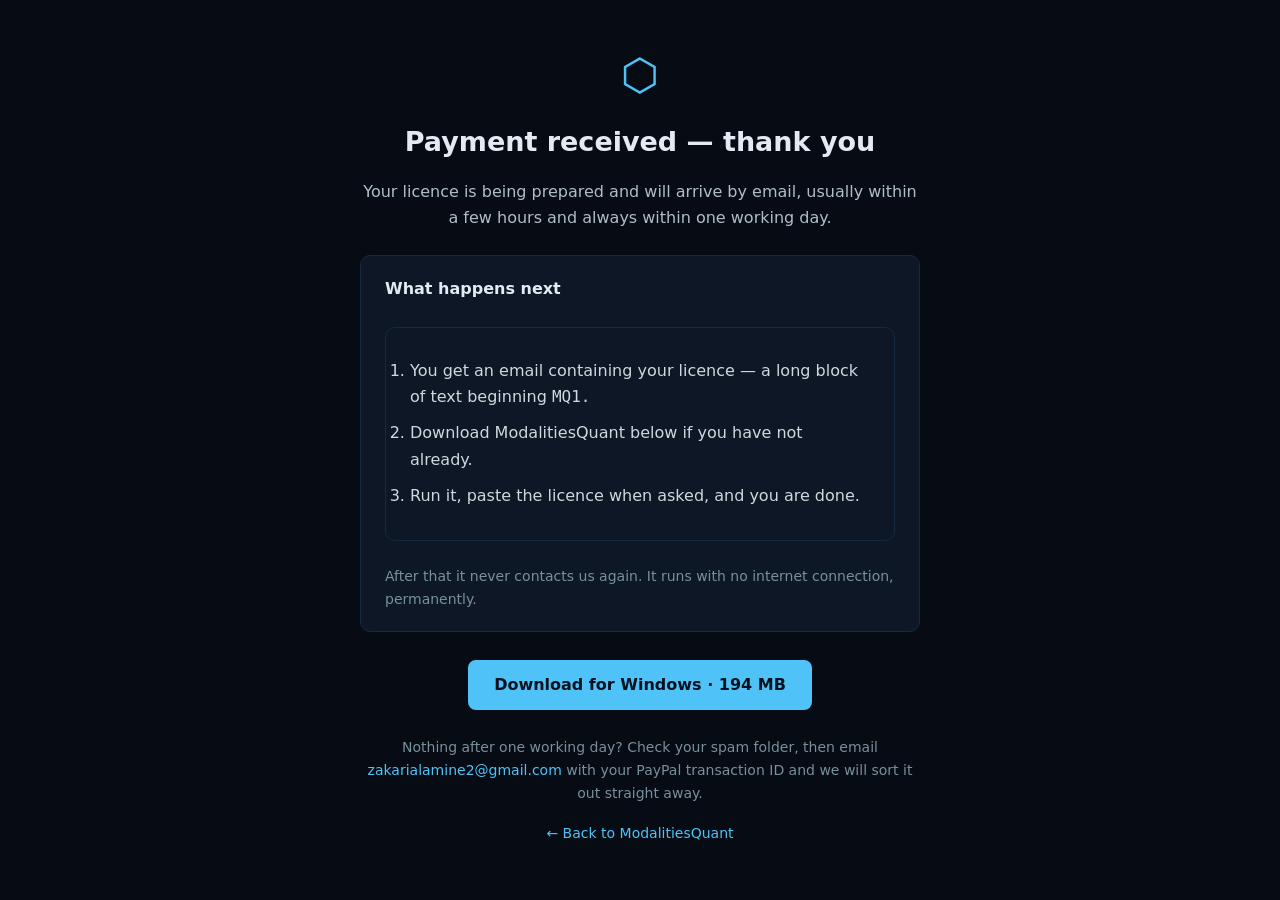
<file: thanks.html>
<!doctype html>
<html lang="en">
<head>
<meta charset="utf-8">
<title>Thank you — ModalitiesQuant</title>
<meta name="viewport" content="width=device-width,initial-scale=1">
<link rel="stylesheet" href="styles.css">
<style>
  body { background:#060b14; color:#e3eaf2;
         font:16px/1.65 "Segoe UI", system-ui, sans-serif;
         display:grid; place-items:center; min-height:100vh; margin:0; padding:24px }
  .card { max-width:560px; text-align:center }
  .glyph { font-size:44px; color:#4fc3f7; margin-bottom:8px }
  h1 { font-size:27px; margin:0 0 14px; font-weight:600 }
  p { color:#b0bec5; margin:0 0 16px }
  .steps { text-align:left; background:#0d1726; border:1px solid #16293f;
           border-radius:10px; padding:20px 24px; margin:24px 0 }
  .steps li { margin:10px 0; color:#cfd8dc }
  .muted { font-size:14px; color:#78909c }
  a { color:#4fc3f7 }
  .dl { display:inline-block; background:#4fc3f7; color:#04121f; font-weight:600;
        text-decoration:none; padding:12px 26px; border-radius:8px; margin-top:4px }
</style>
</head>
<body>
<div class="card">
  <div class="glyph">⬡</div>
  <h1>Payment received — thank you</h1>

  <p>Your licence is being prepared and will arrive by email, usually within a
     few hours and always within one working day.</p>

  <div class="steps">
    <strong>What happens next</strong>
    <ol class="steps">
      <li>You get an email containing your licence — a long block of text
          beginning <code>MQ1.</code></li>
      <li>Download ModalitiesQuant below if you have not already.</li>
      <li>Run it, paste the licence when asked, and you are done.</li>
    </ol>
    <p class="muted" style="margin:0">After that it never contacts us again.
       It runs with no internet connection, permanently.</p>
  </div>

  <a class="dl" id="dl" href="#">Download for Windows · 194 MB</a>

  <p class="muted" style="margin-top:26px">
     Nothing after one working day? Check your spam folder, then email
     <a href="mailto:zakarialamine2@gmail.com">zakarialamine2@gmail.com</a>
     with your PayPal transaction ID and we will sort it out straight away.</p>

  <!-- Relative, not "/": on a GitHub Pages project site the root is
       zakix1.github.io, which is not this site. -->
  <p class="muted"><a href="index.html">← Back to ModalitiesQuant</a></p>
</div>

<script>
  // Keep this in step with DOWNLOAD_URL in index.html.
  document.getElementById('dl').href =
    'https://github.com/zakix1/modalitiesquant/releases/latest/download/ModalitiesQuant.zip';
</script>
</body>
</html>
</file>
<file: styles.css>
/* ═══════════════════════════════════════════════════════════════
   ModalitiesQuant — Marketing Site Styles
   ═══════════════════════════════════════════════════════════════ */

/* ── Reset & tokens ─────────────────────────────────────────────────────── */
*, *::before, *::after { box-sizing: border-box; margin: 0; padding: 0; }

:root {
  --bg:       #080e1a;
  --bg2:      #0c1524;
  --bg3:      #111d30;
  --panel:    #0f1e33;
  --border:   rgba(255,255,255,0.07);
  --accent:   #1e88e5;
  --accent2:  #00c6ff;
  --green:    #00e676;
  --red:      #ef5350;
  --amber:    #ffa726;
  --fg:       #e8eaed;
  --fg2:      #90a4ae;
  --fg3:      #546e7a;
  --r-sm:     8px;
  --r-md:     14px;
  --r-lg:     22px;
  --r-xl:     32px;
  --shadow:   0 20px 60px rgba(0,0,0,.5);
  --font:     'Inter', sans-serif;
  --font2:    'Space Grotesk', sans-serif;
}

html { scroll-behavior: smooth; }

body {
  background: var(--bg);
  color: var(--fg);
  font-family: var(--font);
  font-size: 16px;
  line-height: 1.6;
  overflow-x: hidden;
}

a { color: inherit; text-decoration: none; }
img { display: block; max-width: 100%; }

/* ── Buttons ──────────────────────────────────────────────────────────────── */
.btn {
  display: inline-flex;
  align-items: center;
  gap: 8px;
  font-family: var(--font);
  font-weight: 600;
  border-radius: 50px;
  cursor: pointer;
  border: none;
  transition: all .2s ease;
  white-space: nowrap;
  text-decoration: none;
}

.btn-primary {
  background: linear-gradient(135deg, #1e88e5, #00c6ff);
  color: #fff;
  padding: 10px 24px;
  font-size: 15px;
  box-shadow: 0 0 24px rgba(30,136,229,.35);
}
.btn-primary:hover {
  transform: translateY(-2px);
  box-shadow: 0 0 36px rgba(0,198,255,.5);
}

.btn-ghost {
  background: rgba(255,255,255,.06);
  color: var(--fg);
  border: 1px solid var(--border);
  padding: 10px 24px;
  font-size: 15px;
}
.btn-ghost:hover { background: rgba(255,255,255,.11); }

.btn-ghost-light {
  background: rgba(255,255,255,.08);
  color: #fff;
  border: 1px solid rgba(255,255,255,.18);
  padding: 10px 24px;
  font-size: 15px;
}
.btn-ghost-light:hover { background: rgba(255,255,255,.14); }

.btn-nav {
  background: linear-gradient(135deg, #1e88e5, #00c6ff);
  color: #fff;
  padding: 8px 20px;
  font-size: 14px;
}

.btn-lg  { padding: 14px 32px; font-size: 16px; }
.btn-xl  { padding: 16px 36px; font-size: 17px; }

/* ── Nav ─────────────────────────────────────────────────────────────────── */
.nav {
  position: fixed;
  top: 0; left: 0; right: 0;
  z-index: 100;
  transition: background .3s, backdrop-filter .3s;
}
.nav.scrolled {
  background: rgba(8,14,26,.92);
  backdrop-filter: blur(16px);
  border-bottom: 1px solid var(--border);
}

.nav-inner {
  max-width: 1200px;
  margin: 0 auto;
  padding: 18px 32px;
  display: flex;
  align-items: center;
  gap: 40px;
}

.nav-logo {
  display: flex;
  align-items: center;
  gap: 10px;
  font-family: var(--font2);
  font-weight: 700;
  font-size: 20px;
  flex-shrink: 0;
}
/* The mark carries its own gradient, so there is nothing to clip here — the old
   text-gradient trick existed only to colour the ⬡ glyph.

   Two sizes, two files, on purpose. The nav sits at 34px, below the 48px floor
   where the helix rungs merge into a smear, so it points at brand/favicon.svg —
   the cut drawn for exactly that size. The footer has room for the full mark. */
.logo-mark {
  width: 34px;
  height: 34px;
  display: block;
  flex-shrink: 0;
}

.footer-brand .logo-mark {
  width: 46px;
  height: 46px;
}

.nav-links {
  display: flex;
  list-style: none;
  gap: 32px;
  margin-left: auto;
}
.nav-links a {
  font-size: 14px;
  color: var(--fg2);
  font-weight: 500;
  transition: color .2s;
}
.nav-links a:hover { color: var(--fg); }

.nav-burger {
  display: none;
  flex-direction: column;
  gap: 5px;
  background: none;
  border: none;
  cursor: pointer;
  margin-left: auto;
  padding: 4px;
}
.nav-burger span {
  display: block;
  width: 24px;
  height: 2px;
  background: var(--fg);
  transition: all .3s;
}

/* ── Hero ─────────────────────────────────────────────────────────────────── */
.hero {
  position: relative;
  min-height: 100vh;
  display: flex;
  align-items: center;
  overflow: hidden;
}

#heroCanvas {
  position: absolute;
  inset: 0;
  width: 100%;
  height: 100%;
  opacity: 0.55;
}

.hero-inner {
  position: relative;
  z-index: 2;
  max-width: 1200px;
  margin: 0 auto;
  padding: 140px 32px 100px;
  display: flex;
  flex-direction: column;
  align-items: flex-start;
  gap: 28px;
}

.hero-badge {
  display: inline-flex;
  align-items: center;
  gap: 8px;
  background: rgba(30,136,229,.12);
  border: 1px solid rgba(30,136,229,.28);
  border-radius: 50px;
  padding: 6px 16px;
  font-size: 13px;
  color: #64b5f6;
  font-weight: 500;
}
.badge-dot {
  width: 7px;
  height: 7px;
  background: var(--green);
  border-radius: 50%;
  animation: pulse 2s infinite;
}
@keyframes pulse {
  0%,100% { box-shadow: 0 0 0 0 rgba(0,230,118,.5); }
  50%      { box-shadow: 0 0 0 6px rgba(0,230,118,0); }
}

.hero-headline {
  font-family: var(--font2);
  font-size: clamp(42px, 7vw, 86px);
  font-weight: 700;
  line-height: 1.05;
  letter-spacing: -2px;
  max-width: 900px;
}

.gradient-text {
  background: linear-gradient(135deg, #1e88e5 0%, #00c6ff 40%, #00e676 100%);
  -webkit-background-clip: text;
  -webkit-text-fill-color: transparent;
  background-clip: text;
}

.hero-sub {
  font-size: clamp(15px, 2vw, 18px);
  color: var(--fg2);
  line-height: 1.7;
  max-width: 580px;
}

.hero-cta {
  display: flex;
  gap: 14px;
  flex-wrap: wrap;
}

.hero-stats {
  display: flex;
  align-items: center;
  gap: 0;
  margin-top: 20px;
  flex-wrap: wrap;
  gap: 16px;
}
.stat { display: flex; flex-direction: column; align-items: center; }
.stat-num {
  font-family: var(--font2);
  font-size: 28px;
  font-weight: 700;
  background: linear-gradient(135deg, #1e88e5, #00c6ff);
  -webkit-background-clip: text;
  -webkit-text-fill-color: transparent;
}
.stat-lbl { font-size: 11px; color: var(--fg3); text-transform: uppercase; letter-spacing: .5px; }
.stat-divider { width: 1px; height: 36px; background: var(--border); }

.hero-scroll-hint {
  position: absolute;
  bottom: 40px;
  left: 50%;
  transform: translateX(-50%);
  display: flex;
  flex-direction: column;
  align-items: center;
  gap: 8px;
  color: var(--fg3);
  font-size: 11px;
  letter-spacing: 1px;
  text-transform: uppercase;
}
.scroll-line {
  width: 1px;
  height: 40px;
  background: linear-gradient(to bottom, var(--fg3), transparent);
  animation: scrollAnim 2s ease-in-out infinite;
}
@keyframes scrollAnim {
  0%   { transform: scaleY(0); transform-origin: top; }
  50%  { transform: scaleY(1); transform-origin: top; }
  51%  { transform: scaleY(1); transform-origin: bottom; }
  100% { transform: scaleY(0); transform-origin: bottom; }
}

/* ── Bridge ───────────────────────────────────────────────────────────────── */
.bridge {
  background: var(--bg2);
  border-top: 1px solid var(--border);
  border-bottom: 1px solid var(--border);
  padding: 40px 32px;
}
.bridge-inner {
  max-width: 1000px;
  margin: 0 auto;
  display: flex;
  align-items: center;
  gap: 24px;
}
.bridge-label {
  font-size: 13px;
  font-weight: 600;
  color: var(--fg2);
  white-space: nowrap;
  min-width: 120px;
}
.bridge-label.right { text-align: right; }
.bridge-track {
  flex: 1;
  display: flex;
  align-items: center;
  justify-content: space-between;
}
.bridge-line {
  flex: 1;
  height: 2px;
  background: var(--border);
  position: relative;
}
.bridge-line-mid { background: linear-gradient(to right, #1e88e5, #00c6ff); }
.bridge-node {
  width: 48px;
  height: 48px;
  border-radius: 50%;
  background: var(--panel);
  border: 1px solid var(--border);
  display: flex;
  align-items: center;
  justify-content: center;
  position: relative;
  flex-shrink: 0;
  cursor: default;
  transition: all .3s;
}
.bridge-node:hover {
  border-color: var(--accent);
  transform: scale(1.12);
  box-shadow: 0 0 18px rgba(30,136,229,.4);
}
.bridge-node.pivot {
  width: 56px;
  height: 56px;
  background: linear-gradient(135deg, #0d2a4a, #0a1f3a);
  border-color: var(--accent);
  box-shadow: 0 0 24px rgba(30,136,229,.3);
}
.bnode-icon { font-size: 20px; }
.bridge-node[data-tooltip]:hover::after {
  content: attr(data-tooltip);
  position: absolute;
  bottom: 110%;
  left: 50%;
  transform: translateX(-50%);
  background: var(--panel);
  border: 1px solid var(--border);
  border-radius: 6px;
  padding: 4px 10px;
  font-size: 12px;
  white-space: nowrap;
  color: var(--fg);
  z-index: 10;
}

/* ── Sections common ─────────────────────────────────────────────────────── */
.section-inner {
  max-width: 1200px;
  margin: 0 auto;
  padding: 100px 32px;
}
.section-tag {
  display: inline-block;
  font-size: 12px;
  font-weight: 600;
  text-transform: uppercase;
  letter-spacing: 2px;
  color: var(--accent2);
  margin-bottom: 16px;
}
.section-title {
  font-family: var(--font2);
  font-size: clamp(30px, 4vw, 48px);
  font-weight: 700;
  line-height: 1.15;
  letter-spacing: -1px;
  margin-bottom: 16px;
}
.section-sub {
  font-size: 17px;
  color: var(--fg2);
  margin-bottom: 60px;
  max-width: 480px;
}

/* ── Feature grid ─────────────────────────────────────────────────────────── */
.features { background: var(--bg); }

.feat-grid {
  display: grid;
  grid-template-columns: repeat(3, 1fr);
  gap: 20px;
}

.feat-card {
  background: var(--panel);
  border: 1px solid var(--border);
  border-radius: var(--r-lg);
  padding: 32px;
  transition: all .3s;
  position: relative;
  overflow: hidden;
}
.feat-card::before {
  content: '';
  position: absolute;
  top: 0; left: 0; right: 0;
  height: 1px;
  background: linear-gradient(to right, transparent, var(--border), transparent);
}
.feat-card:hover {
  transform: translateY(-4px);
  border-color: rgba(30,136,229,.3);
  box-shadow: 0 16px 48px rgba(0,0,0,.4);
}
.feat-card--accent {
  background: linear-gradient(135deg, #0d2a4a 0%, var(--panel) 60%);
  border-color: rgba(30,136,229,.25);
}
.feat-card--glow {
  background: linear-gradient(135deg, #0a1a12 0%, var(--panel) 60%);
  border-color: rgba(0,230,118,.2);
}
.feat-card--glow:hover {
  border-color: rgba(0,230,118,.4);
  box-shadow: 0 16px 48px rgba(0,230,118,.1);
}
.feat-icon { font-size: 32px; margin-bottom: 10px; }
.feat-tag {
  font-size: 11px;
  font-weight: 600;
  text-transform: uppercase;
  letter-spacing: 1.5px;
  color: var(--accent2);
  margin-bottom: 10px;
}
.feat-card h3 {
  font-family: var(--font2);
  font-size: 18px;
  font-weight: 700;
  margin-bottom: 10px;
}
.feat-card p {
  font-size: 14px;
  color: var(--fg2);
  line-height: 1.65;
  margin-bottom: 16px;
}
.feat-list {
  list-style: none;
  display: flex;
  flex-direction: column;
  gap: 6px;
}
.feat-list li {
  font-size: 13px;
  color: var(--fg2);
  padding-left: 16px;
  position: relative;
}
.feat-list li::before {
  content: '→';
  position: absolute;
  left: 0;
  color: var(--accent2);
}

/* ── Module tabs ─────────────────────────────────────────────────────────── */
.modules { background: var(--bg2); }

.module-tabs { margin-top: 0; }

.tab-nav {
  display: flex;
  gap: 6px;
  margin-bottom: 32px;
  flex-wrap: wrap;
}
.tab-btn {
  background: var(--panel);
  border: 1px solid var(--border);
  border-radius: 50px;
  padding: 10px 22px;
  font-family: var(--font);
  font-size: 14px;
  font-weight: 500;
  color: var(--fg2);
  cursor: pointer;
  transition: all .2s;
}
.tab-btn:hover { color: var(--fg); border-color: rgba(255,255,255,.14); }
.tab-btn.active {
  background: linear-gradient(135deg, #1e88e5, #00c6ff);
  border-color: transparent;
  color: #fff;
}

.tab-content { display: none; }
.tab-content.active { display: block; }

.tab-pane {
  display: grid;
  grid-template-columns: 1fr 1fr;
  gap: 48px;
  align-items: start;
}
.tab-text h3 {
  font-family: var(--font2);
  font-size: 26px;
  font-weight: 700;
  margin-bottom: 14px;
  line-height: 1.2;
}
.tab-text p {
  color: var(--fg2);
  line-height: 1.7;
  font-size: 15px;
  margin-bottom: 24px;
}

.code-preview {
  background: #060d19;
  border: 1px solid var(--border);
  border-radius: var(--r-md);
  overflow: hidden;
}
.code-bar {
  display: flex;
  align-items: center;
  gap: 8px;
  padding: 10px 16px;
  border-bottom: 1px solid var(--border);
  background: var(--panel);
}
.dot { width: 11px; height: 11px; border-radius: 50%; }
.dot.r { background: #ef5350; }
.dot.y { background: #ffa726; }
.dot.g { background: #66bb6a; }
.code-name { font-size: 12px; color: var(--fg3); margin-left: 8px; }
.code-preview pre { padding: 16px 20px; overflow-x: auto; }
.code-preview code { font-family: 'Consolas', monospace; font-size: 13px; line-height: 1.8; }
.c-key  { color: #64b5f6; }
.c-val  { color: #a5d6a7; }
.c-score{ color: #ffa726; }
.c-cmt  { color: #546e7a; }

.visual-card {
  background: var(--bg3);
  border: 1px solid var(--border);
  border-radius: var(--r-lg);
  padding: 24px;
  display: flex;
  flex-direction: column;
  gap: 14px;
}
.vc-label {
  font-size: 11px;
  font-weight: 600;
  text-transform: uppercase;
  letter-spacing: 1.5px;
  color: var(--fg3);
  margin-bottom: 4px;
}
.vc-row {
  display: flex;
  justify-content: space-between;
  align-items: center;
  font-size: 14px;
  color: var(--fg2);
  padding: 6px 0;
  border-bottom: 1px solid var(--border);
}
.vc-val { font-weight: 600; font-family: 'Consolas', monospace; font-size: 14px; }
.vc-val.green { color: var(--green); }
.vc-val.blue  { color: #64b5f6; }
.vc-val.amber { color: var(--amber); }
.vc-val.red   { color: var(--red); }

/* TDA viz placeholder */
.tda-viz {
  width: 100%;
  height: 120px;
  border-radius: var(--r-sm);
  background: linear-gradient(135deg, #060d19, #0a1a2a);
  position: relative;
  overflow: hidden;
}

/* Diagnosis bars */
.diag-list { display: flex; flex-direction: column; gap: 10px; }
.diag-item {
  position: relative;
  background: var(--bg3);
  border: 1px solid var(--border);
  border-radius: var(--r-sm);
  padding: 10px 14px;
  display: flex;
  align-items: center;
  justify-content: space-between;
  overflow: hidden;
}
.diag-bar {
  position: absolute;
  top: 0; left: 0; height: 100%;
  opacity: 0.1;
  transition: width 1s ease;
}
.diag-high .diag-bar { background: var(--red); }
.diag-med  .diag-bar { background: var(--amber); }
.diag-low  .diag-bar { background: #64b5f6; }
.diag-name { font-size: 14px; font-weight: 500; position: relative; z-index: 1; }
.diag-score { font-size: 14px; font-family: 'Consolas', monospace; font-weight: 700; position: relative; z-index: 1; }
.diag-high .diag-score { color: var(--red); }
.diag-med  .diag-score { color: var(--amber); }
.diag-low  .diag-score { color: #64b5f6; }

/* Lab rows */
.lab-row {
  display: flex;
  align-items: center;
  gap: 10px;
  font-size: 13px;
  padding: 7px 0;
  border-bottom: 1px solid var(--border);
}
.lab-row span:first-child { flex: 1; color: var(--fg2); }
.lab-val { font-family: 'Consolas', monospace; font-weight: 600; }
.lab-val.red   { color: var(--red); }
.lab-val.amber { color: var(--amber); }
.lab-val.green { color: #66bb6a; }
.lab-flag { font-size: 11px; font-weight: 600; letter-spacing: .5px; opacity: .7; }

/* Signal box */
.signal-box {
  text-align: center;
  font-family: var(--font2);
  font-size: 26px;
  font-weight: 700;
  padding: 18px;
  border-radius: var(--r-md);
  color: #fff;
  background: linear-gradient(135deg, #0a4a1a, #00e676 300%);
  border: 1px solid var(--green);
  margin-bottom: 4px;
  animation: glowGreen 3s ease-in-out infinite alternate;
}
@keyframes glowGreen {
  from { box-shadow: 0 0 12px rgba(0,230,118,.2); }
  to   { box-shadow: 0 0 30px rgba(0,230,118,.45); }
}

/* Trade flow */
.trade-flow {
  display: flex;
  align-items: center;
  gap: 8px;
  flex-wrap: wrap;
  margin-top: 8px;
}
.tf-step {
  display: flex;
  flex-direction: column;
  align-items: center;
  gap: 6px;
  background: var(--bg3);
  border: 1px solid var(--border);
  border-radius: var(--r-sm);
  padding: 12px 16px;
  font-size: 13px;
  color: var(--fg2);
  min-width: 90px;
}
.tf-step.active {
  background: linear-gradient(135deg, #0a2010, var(--bg3));
  border-color: var(--green);
  color: var(--fg);
}
.tf-icon { font-size: 20px; }
.tf-arrow { font-size: 18px; color: var(--fg3); }

/* Portfolio rows */
.port-row {
  display: flex;
  align-items: center;
  gap: 10px;
  padding: 8px 0;
  border-bottom: 1px solid var(--border);
  font-size: 14px;
}
.port-row.total {
  border-bottom: none;
  padding-top: 12px;
  font-weight: 600;
}
.port-row span:first-child { flex: 1; }
.port-sym { font-family: 'Consolas', monospace; font-weight: 700; color: #64b5f6; }
.port-qty { color: var(--fg2); font-size: 13px; }
.port-pl  { font-family: 'Consolas', monospace; font-weight: 700; margin-left: auto; }
.port-pl.green { color: var(--green); }
.port-pl.red   { color: var(--red); }
.port-divider { height: 1px; background: var(--border); margin: 4px 0; }

/* ── Pipeline ─────────────────────────────────────────────────────────────── */
.pipeline { background: var(--bg); }

.pipe-steps {
  display: flex;
  align-items: flex-start;
  gap: 0;
  margin-top: 60px;
}
.pipe-step {
  flex: 1;
  display: flex;
  flex-direction: column;
  align-items: flex-start;
  gap: 12px;
  padding: 32px 28px;
  background: var(--panel);
  border: 1px solid var(--border);
  border-radius: var(--r-lg);
  margin: 0 10px;
  transition: all .3s;
  position: relative;
  overflow: hidden;
}
.pipe-step::before {
  content: '';
  position: absolute;
  top: 0; left: 0;
  width: 3px;
  height: 100%;
  background: linear-gradient(to bottom, #1e88e5, #00c6ff);
  opacity: 0;
  transition: opacity .3s;
}
.pipe-step:hover::before { opacity: 1; }
.pipe-step:hover { transform: translateY(-4px); box-shadow: 0 20px 48px rgba(0,0,0,.4); }

.ps-num {
  font-size: 11px;
  font-weight: 700;
  letter-spacing: 2px;
  color: var(--accent2);
}
.ps-icon { font-size: 28px; }
.pipe-step h4 {
  font-family: var(--font2);
  font-size: 16px;
  font-weight: 700;
}
.pipe-step p { font-size: 13px; color: var(--fg2); line-height: 1.6; }
.pipe-arrow {
  font-size: 24px;
  color: var(--fg3);
  align-self: center;
  flex-shrink: 0;
  padding: 0 4px;
}

/* ── Tech stack ───────────────────────────────────────────────────────────── */
.tech {
  background: var(--bg2);
  border-top: 1px solid var(--border);
}
.tech-grid {
  display: grid;
  grid-template-columns: repeat(auto-fill, minmax(180px, 1fr));
  gap: 16px;
  margin-top: 48px;
}
.tech-item {
  background: var(--panel);
  border: 1px solid var(--border);
  border-radius: var(--r-md);
  padding: 20px;
  display: flex;
  flex-direction: column;
  gap: 4px;
  transition: all .2s;
}
.tech-item:hover {
  border-color: rgba(30,136,229,.3);
  transform: translateY(-2px);
}
.tech-name { font-weight: 700; font-size: 15px; }
.tech-role { font-size: 12px; color: var(--fg3); }

/* ── Pricing ──────────────────────────────────────────────────────────────── */
.pricing { background: var(--bg2); border-top: 1px solid var(--border); }

/* Monthly / Annual toggle */
.price-toggle {
  display: flex;
  align-items: center;
  gap: 12px;
  margin-bottom: 52px;
}
.ptog-label { font-size: 14px; font-weight: 500; color: var(--fg2); }
.ptog-badge {
  display: inline-block;
  background: rgba(0,230,118,.15);
  border: 1px solid rgba(0,230,118,.3);
  color: var(--green);
  font-size: 11px;
  font-weight: 700;
  padding: 2px 8px;
  border-radius: 50px;
  margin-left: 6px;
}
.toggle-switch { position: relative; display: inline-block; width: 44px; height: 24px; cursor: pointer; }
.toggle-switch input { opacity: 0; width: 0; height: 0; }
.toggle-track {
  position: absolute;
  inset: 0;
  background: var(--panel);
  border: 1px solid var(--border);
  border-radius: 50px;
  transition: background .2s;
}
.toggle-track::before {
  content: '';
  position: absolute;
  left: 3px; top: 3px;
  width: 16px; height: 16px;
  background: var(--fg3);
  border-radius: 50%;
  transition: all .25s;
}
.toggle-switch input:checked + .toggle-track { background: linear-gradient(135deg,#1e88e5,#00c6ff); border-color: transparent; }
.toggle-switch input:checked + .toggle-track::before { transform: translateX(20px); background: #fff; }

/* Plans grid */
.plans-grid {
  display: grid;
  grid-template-columns: repeat(3, 1fr);
  gap: 24px;
  align-items: start;
  margin-bottom: 40px;
}

.plan-card {
  background: var(--panel);
  border: 1px solid var(--border);
  border-radius: var(--r-xl);
  padding: 36px 32px;
  display: flex;
  flex-direction: column;
  gap: 0;
  position: relative;
  transition: all .3s;
}
.plan-card:hover {
  transform: translateY(-4px);
  box-shadow: var(--shadow);
}
.plan-card--featured {
  background: linear-gradient(160deg, #0d2a4a 0%, #0c1e36 100%);
  border-color: rgba(30,136,229,.4);
  box-shadow: 0 0 60px rgba(30,136,229,.15);
  transform: scale(1.03);
}
.plan-card--featured:hover { transform: scale(1.03) translateY(-4px); }

.plan-badge {
  position: absolute;
  top: -14px;
  left: 50%;
  transform: translateX(-50%);
  background: linear-gradient(135deg, #1e88e5, #00c6ff);
  color: #fff;
  font-size: 12px;
  font-weight: 700;
  padding: 4px 18px;
  border-radius: 50px;
  white-space: nowrap;
}

.plan-header {
  display: flex;
  flex-direction: column;
  gap: 4px;
  margin-bottom: 28px;
}
.plan-icon { font-size: 28px; margin-bottom: 4px; }
.plan-name {
  font-family: var(--font2);
  font-size: 22px;
  font-weight: 700;
}
.plan-tagline { font-size: 13px; color: var(--fg3); }

.plan-price-wrap { margin-bottom: 24px; }
.plan-price {
  display: flex;
  align-items: flex-end;
  gap: 2px;
  line-height: 1;
  margin-bottom: 4px;
}
.price-currency { font-size: 20px; font-weight: 700; padding-bottom: 6px; color: var(--fg2); }
.price-amount {
  font-family: var(--font2);
  font-size: 52px;
  font-weight: 700;
  background: linear-gradient(135deg, #fff, #90a4ae);
  -webkit-background-clip: text;
  -webkit-text-fill-color: transparent;
  line-height: 1;
}
.plan-card--featured .price-amount {
  background: linear-gradient(135deg, #1e88e5, #00c6ff);
  -webkit-background-clip: text;
  -webkit-text-fill-color: transparent;
}
.price-period { font-size: 16px; color: var(--fg3); padding-bottom: 8px; }
.price-custom {
  font-family: var(--font2);
  font-size: 38px;
  font-weight: 700;
  color: var(--fg2);
}
.plan-billed { font-size: 12px; color: var(--fg3); }

.btn-plan {
  width: 100%;
  justify-content: center;
  padding: 13px;
  border-radius: var(--r-md);
  font-size: 15px;
  margin-bottom: 28px;
}

.plan-features {
  list-style: none;
  display: flex;
  flex-direction: column;
  gap: 9px;
}
.plan-features li {
  font-size: 13.5px;
  padding-left: 22px;
  position: relative;
  line-height: 1.4;
}
.plan-features li::before {
  position: absolute;
  left: 0;
  font-size: 13px;
  line-height: 1.4;
}
.pf-yes { color: var(--fg2); }
.pf-yes::before { content: '✓'; color: var(--green); font-weight: 700; }
.pf-no  { color: var(--fg3); text-decoration: line-through; opacity: .5; }
.pf-no::before  { content: '✕'; color: var(--fg3); }

/* One-time purchase banner */
.oto-banner {
  display: flex;
  align-items: center;
  gap: 20px;
  background: var(--panel);
  border: 1px solid rgba(255,167,38,.2);
  border-radius: var(--r-lg);
  padding: 24px 28px;
  margin-bottom: 48px;
  flex-wrap: wrap;
}
.oto-icon { font-size: 28px; flex-shrink: 0; }
.oto-text { flex: 1; font-size: 15px; color: var(--fg2); min-width: 200px; }
.oto-text strong { color: var(--fg); }

/* ── Contact bar ─────────────────────────────────────────────────────────── */
.contact-bar {
  display: flex;
  align-items: center;
  justify-content: center;
  flex-wrap: wrap;
  gap: 6px 0;
  background: var(--panel);
  border: 1px solid var(--border);
  border-radius: var(--r-lg);
  padding: 14px 28px;
  margin-bottom: 32px;
}
.contact-bar-item {
  display: inline-flex;
  align-items: center;
  gap: 8px;
  font-size: 14px;
  font-weight: 600;
  color: var(--fg2);
  padding: 6px 16px;
  border-radius: 50px;
  transition: all .2s;
  text-decoration: none;
}
.contact-bar-item:hover { color: var(--fg); background: rgba(255,255,255,.05); }
.contact-bar-item--wa   { color: #25d366; }
.contact-bar-item--wa:hover { background: rgba(37,211,102,.08); color: #25d366; }
.contact-bar-cta {
  background: rgba(37,211,102,.12);
  border: 1px solid rgba(37,211,102,.25);
  color: #25d366 !important;
  font-size: 13px;
}
.contact-bar-cta:hover { background: rgba(37,211,102,.2) !important; }
.contact-bar-sep {
  width: 1px; height: 22px;
  background: var(--border);
  margin: 0 6px;
}
@media (max-width: 620px) {
  .contact-bar { flex-direction: column; align-items: flex-start; gap: 4px; }
  .contact-bar-sep { display: none; }
}

/* ── Payment section ─────────────────────────────────────────────────────── */
.domain-notice {
  display: none;
  gap: 10px;
  background: rgba(30,136,229,.06);
  border: 1px solid rgba(30,136,229,.15);
  border-radius: var(--r-md);
  padding: 12px 22px;
  font-size: 13.5px;
  color: var(--fg2);
  margin-bottom: 40px;
  flex-wrap: wrap;
  text-align: center;
}
.domain-notice strong { color: var(--accent2); }

/* ── Payment section ─────────────────────────────────────────────────────── */
.payment-section { margin-bottom: 48px; }
.payment-header {
  display: flex;
  align-items: center;
  gap: 8px;
  font-family: var(--font2);
  font-size: 18px;
  font-weight: 700;
  margin-bottom: 20px;
  color: var(--fg);
}
.payment-grid {
  display: grid;
  grid-template-columns: repeat(3, 1fr);
  gap: 14px;
  margin-bottom: 24px;
}
.pay-card {
  display: flex;
  align-items: center;
  gap: 14px;
  background: var(--panel);
  border: 1px solid var(--border);
  border-radius: var(--r-md);
  padding: 16px 18px;
}
.pay-card--bank {
  border-color: rgba(30,136,229,.25);
  background: linear-gradient(135deg, #0d2244, var(--panel));
}
.pay-card-icon {
  width: 40px; height: 40px;
  background: var(--bg3);
  border: 1px solid var(--border);
  border-radius: 10px;
  display: flex; align-items: center; justify-content: center;
  flex-shrink: 0; color: var(--fg2);
}
.pay-card-icon--bank { color: var(--accent2); border-color: rgba(30,136,229,.25); background: rgba(30,136,229,.08); }
.pay-card-body { flex: 1; min-width: 0; }
.pay-card-title { font-size: 14px; font-weight: 700; color: var(--fg); margin-bottom: 2px; }
.pay-card-sub   { font-size: 12px; color: var(--fg3); }
.pay-card-sub strong { color: var(--fg2); }
.pay-card-badge {
  font-size: 11px; font-weight: 700;
  background: rgba(0,230,118,.1); border: 1px solid rgba(0,230,118,.2);
  color: var(--green); padding: 3px 10px; border-radius: 50px;
  white-space: nowrap; flex-shrink: 0;
}
.pay-card-badge--bank { background: rgba(255,167,38,.1); border-color: rgba(255,167,38,.25); color: var(--amber); }

/* RIB */
.rib-block {
  background: var(--panel);
  border: 1px solid rgba(30,136,229,.25);
  border-radius: var(--r-lg);
  overflow: hidden;
}
.rib-block-header {
  display: flex; align-items: center; gap: 8px;
  background: linear-gradient(135deg, #0d2244, #0a1a36);
  padding: 14px 24px; font-size: 13px; font-weight: 700;
  color: #64b5f6; letter-spacing: .3px;
  border-bottom: 1px solid rgba(30,136,229,.2);
}
.rib-grid {
  display: grid;
  grid-template-columns: repeat(4, 1fr);
}
.rib-field {
  display: flex; flex-direction: column; gap: 4px;
  padding: 18px 24px;
  border-right: 1px solid var(--border);
  border-bottom: 1px solid var(--border);
}
.rib-field--lg    { grid-column: span 1; }
.rib-field--span2 { grid-column: span 2; border-right: none; }
.rib-field--span3 { grid-column: span 3; border-right: none; }
.rib-field--full {
  grid-column: 1 / -1;
  flex-direction: row; align-items: center; gap: 16px;
  border-right: none; border-bottom: none; flex-wrap: wrap;
}
.rib-label { font-size: 11px; text-transform: uppercase; letter-spacing: 1px; color: var(--fg3); font-weight: 600; }
.rib-value { font-size: 14px; color: var(--fg); font-weight: 600; }
.rib-mono  { font-family: 'Consolas', monospace; letter-spacing: 1.5px; color: var(--accent2); }
.rib-full  { font-size: 15px; letter-spacing: 2px; flex: 1; }
.rib-copy {
  display: inline-flex; align-items: center; gap: 6px;
  background: rgba(30,136,229,.12); border: 1px solid rgba(30,136,229,.25);
  border-radius: 50px; padding: 6px 14px;
  font-size: 12px; font-weight: 600; color: #64b5f6;
  cursor: pointer; transition: all .2s; white-space: nowrap;
}
.rib-copy:hover { background: rgba(30,136,229,.22); }
.rib-note {
  padding: 14px 24px; font-size: 13px; color: var(--fg3);
  background: rgba(0,0,0,.15); border-top: 1px solid var(--border); line-height: 1.6;
}
.rib-note a { color: var(--accent2); text-decoration: underline; }

@media (max-width: 900px) {
  .payment-grid { grid-template-columns: 1fr; }
  .rib-grid     { grid-template-columns: 1fr 1fr; }
}
@media (max-width: 560px) {
  .rib-grid { grid-template-columns: 1fr; }
  .rib-field--full { flex-direction: column; align-items: flex-start; }
}

/* Trust row */
.trust-row {
  display: flex;
  align-items: center;
  justify-content: center;
  gap: 40px;
  flex-wrap: wrap;
  padding-top: 20px;
  border-top: 1px solid var(--border);
}
.trust-item {
  display: flex;
  align-items: center;
  gap: 8px;
  font-size: 13px;
  color: var(--fg3);
}
.trust-item svg { opacity: .6; }

/* ── Download (licensed) ─────────────────────────────────────────────────── */
.download { background: var(--bg); }

/* Licence input */
.licence-input-wrap {
  display: flex;
  gap: 12px;
  margin-bottom: 12px;
  flex-wrap: wrap;
}
.licence-input {
  flex: 1;
  min-width: 200px;
  background: var(--panel);
  border: 1px solid var(--border);
  border-radius: var(--r-md);
  padding: 14px 18px;
  font-family: 'Consolas', monospace;
  font-size: 15px;
  color: var(--fg);
  letter-spacing: 1px;
  outline: none;
  transition: border-color .2s;
}
.licence-input:focus { border-color: var(--accent); }
.licence-input::placeholder { color: var(--fg3); letter-spacing: 0; }
.licence-msg { font-size: 13px; color: var(--fg3); }
.licence-msg.error { color: var(--red); }
.licence-msg.success { color: var(--green); }

.dl-card {
  background: linear-gradient(135deg, #0a1a3a 0%, #060e1d 60%);
  border: 1px solid rgba(30,136,229,.25);
  border-radius: var(--r-xl);
  padding: 64px;
  display: grid;
  grid-template-columns: 1fr 1fr;
  gap: 64px;
  align-items: center;
  box-shadow: 0 0 80px rgba(30,136,229,.12);
  position: relative;
  overflow: hidden;
}
.dl-card::before {
  content: '';
  position: absolute;
  top: -80px; right: -80px;
  width: 300px;
  height: 300px;
  background: radial-gradient(circle, rgba(30,136,229,.15), transparent 70%);
  pointer-events: none;
}

.dl-glyph {
  font-size: 72px;
  background: linear-gradient(135deg, #1e88e5, #00c6ff);
  -webkit-background-clip: text;
  -webkit-text-fill-color: transparent;
  line-height: 1;
  margin-bottom: 16px;
}
.dl-left h2 {
  font-family: var(--font2);
  font-size: clamp(26px, 3vw, 40px);
  font-weight: 700;
  line-height: 1.2;
  margin-bottom: 16px;
}
.dl-left p {
  font-size: 16px;
  color: var(--fg2);
  margin-bottom: 28px;
  line-height: 1.7;
}
.dl-buttons {
  display: flex;
  gap: 14px;
  flex-wrap: wrap;
  margin-bottom: 16px;
}
.dl-note { font-size: 13px; color: var(--fg3); }

.dl-features {
  display: grid;
  grid-template-columns: 1fr 1fr;
  gap: 12px;
}
.dl-feat {
  display: flex;
  align-items: center;
  gap: 8px;
  font-size: 14px;
  color: var(--fg2);
}
.dlf-icon {
  width: 22px;
  height: 22px;
  background: rgba(0,230,118,.12);
  border: 1px solid rgba(0,230,118,.25);
  border-radius: 50%;
  display: flex;
  align-items: center;
  justify-content: center;
  font-size: 11px;
  color: var(--green);
  flex-shrink: 0;
}

/* ── About / Creator ─────────────────────────────────────────────────────── */
.about { background: var(--bg); }

.about-card {
  display: grid;
  grid-template-columns: auto 1fr 220px;
  gap: 56px;
  align-items: start;
  background: var(--panel);
  border: 1px solid var(--border);
  border-radius: var(--r-xl);
  padding: 56px;
  position: relative;
  overflow: hidden;
}
.about-card::before {
  content: '';
  position: absolute;
  top: -120px; left: -120px;
  width: 360px; height: 360px;
  background: radial-gradient(circle, rgba(30,136,229,.08), transparent 70%);
  pointer-events: none;
}

/* Avatar */
.about-avatar {
  display: flex;
  flex-direction: column;
  align-items: center;
  gap: 0;
  position: relative;
  flex-shrink: 0;
}
.avatar-ring {
  width: 110px;
  height: 110px;
  border-radius: 50%;
  background: linear-gradient(135deg, #1e88e5, #00c6ff, #00e676);
  padding: 3px;
  display: flex;
  align-items: center;
  justify-content: center;
}
.avatar-photo {
  width: 100%;
  height: 100%;
  border-radius: 50%;
  object-fit: cover;
  object-position: center center;
  display: block;
}
.avatar-initials {
  width: 100%;
  height: 100%;
  border-radius: 50%;
  background: var(--bg2);
  display: flex;
  align-items: center;
  justify-content: center;
  font-family: var(--font2);
  font-size: 32px;
  font-weight: 700;
  background: linear-gradient(135deg, #1e88e5, #00c6ff);
  -webkit-background-clip: text;
  -webkit-text-fill-color: transparent;
  background-clip: text;
  background-color: var(--bg2);
  -webkit-text-fill-color: #64b5f6;
}
.avatar-badge {
  position: absolute;
  bottom: -6px;
  right: -6px;
  background: linear-gradient(135deg, #1e88e5, #00c6ff);
  color: #fff;
  font-size: 11px;
  font-weight: 800;
  letter-spacing: 1px;
  padding: 3px 9px;
  border-radius: 50px;
  border: 2px solid var(--panel);
}

/* Body */
.about-name-row {
  display: flex;
  align-items: baseline;
  gap: 14px;
  flex-wrap: wrap;
  margin-bottom: 18px;
}
.about-name {
  font-family: var(--font2);
  font-size: 30px;
  font-weight: 700;
  line-height: 1;
}
.about-degree {
  font-size: 13px;
  font-weight: 600;
  color: var(--accent2);
  background: rgba(0,198,255,.1);
  border: 1px solid rgba(0,198,255,.2);
  border-radius: 50px;
  padding: 3px 12px;
  white-space: nowrap;
}
.about-bio {
  font-size: 15px;
  color: var(--fg2);
  line-height: 1.75;
  margin-bottom: 14px;
  max-width: 680px;
}
.about-bio strong { color: var(--fg); }
.about-bio:last-of-type { margin-bottom: 22px; }

.about-expertise {
  display: flex;
  flex-wrap: wrap;
  gap: 8px;
  margin-bottom: 24px;
}
.exp-tag {
  background: rgba(30,136,229,.1);
  border: 1px solid rgba(30,136,229,.2);
  color: #64b5f6;
  font-size: 12px;
  font-weight: 500;
  padding: 5px 12px;
  border-radius: 50px;
}

.about-links {
  display: flex;
  gap: 16px;
  flex-wrap: wrap;
}
.about-link {
  display: inline-flex;
  align-items: center;
  gap: 7px;
  font-size: 13px;
  font-weight: 600;
  color: var(--fg2);
  background: var(--bg3);
  border: 1px solid var(--border);
  border-radius: 50px;
  padding: 7px 16px;
  transition: all .2s;
}
.about-link:hover {
  color: var(--fg);
  border-color: rgba(255,255,255,.18);
  transform: translateY(-1px);
}
.about-link--wa { color: #25d366; border-color: rgba(37,211,102,.3); }
.about-link--wa:hover { color: #25d366; border-color: rgba(37,211,102,.6); }

/* Right stats column */
.about-stats-col {
  display: flex;
  flex-direction: column;
  gap: 0;
  border-left: 1px solid var(--border);
  padding-left: 40px;
}
.astat {
  display: flex;
  flex-direction: column;
  gap: 2px;
  padding: 18px 0;
  border-bottom: 1px solid var(--border);
}
.astat:last-of-type { border-bottom: none; }
.astat-num {
  font-family: var(--font2);
  font-size: 38px;
  font-weight: 700;
  background: linear-gradient(135deg, #1e88e5, #00c6ff);
  -webkit-background-clip: text;
  -webkit-text-fill-color: transparent;
  line-height: 1;
}
.astat-lbl { font-size: 12px; color: var(--fg3); text-transform: uppercase; letter-spacing: .5px; }
.astat-quote {
  margin-top: 20px;
  font-size: 13px;
  color: var(--fg3);
  font-style: italic;
  line-height: 1.65;
  border-top: 1px solid var(--border);
  padding-top: 18px;
}

/* ── Timeline (education + career) ──────────────────────────────────────── */
.about-timeline-section {
  margin-top: 72px;
}
.about-timeline-section h3 {
  font-family: var(--font2);
  font-size: 22px;
  font-weight: 700;
  margin-bottom: 32px;
  display: flex;
  align-items: center;
  gap: 10px;
}

.timeline {
  position: relative;
  padding-left: 28px;
}
.timeline::before {
  content: '';
  position: absolute;
  left: 0; top: 6px; bottom: 6px;
  width: 2px;
  background: linear-gradient(to bottom, #1e88e5, #00c6ff60, transparent);
}

.tl-item {
  position: relative;
  padding: 0 0 36px 32px;
}
.tl-item::before {
  content: '';
  position: absolute;
  left: -5px; top: 6px;
  width: 12px; height: 12px;
  border-radius: 50%;
  background: var(--accent);
  border: 2px solid var(--bg);
  box-shadow: 0 0 0 3px rgba(30,136,229,.2);
}
.tl-item:last-child { padding-bottom: 0; }
.tl-item:last-child::before { background: var(--green); box-shadow: 0 0 0 3px rgba(0,230,118,.2); }

.tl-year {
  display: inline-block;
  font-size: 11px;
  font-weight: 700;
  letter-spacing: 1px;
  color: var(--accent2);
  background: rgba(0,198,255,.08);
  border: 1px solid rgba(0,198,255,.18);
  border-radius: 50px;
  padding: 2px 10px;
  margin-bottom: 6px;
}
.tl-title {
  font-size: 16px;
  font-weight: 700;
  color: var(--fg);
  margin-bottom: 2px;
}
.tl-org {
  font-size: 13px;
  font-weight: 600;
  color: var(--accent2);
  margin-bottom: 6px;
}
.tl-desc {
  font-size: 13.5px;
  color: var(--fg2);
  line-height: 1.65;
  max-width: 560px;
}

/* ── Research areas two-col ──────────────────────────────────────────────── */
.about-two-col {
  display: grid;
  grid-template-columns: 1fr 1fr;
  gap: 48px;
  margin-top: 72px;
}

.research-card {
  background: var(--panel);
  border: 1px solid var(--border);
  border-radius: var(--r-lg);
  padding: 32px;
}
.research-card h3 {
  font-family: var(--font2);
  font-size: 18px;
  font-weight: 700;
  margin-bottom: 18px;
  display: flex;
  align-items: center;
  gap: 10px;
}
.pub-section-label {
  font-size: 11px;
  font-weight: 700;
  text-transform: uppercase;
  letter-spacing: 1.5px;
  color: var(--accent2);
  padding: 14px 0 6px;
  border-top: 1px solid var(--border);
  margin-top: 6px;
}
.pub-section-label:first-of-type { border-top: none; padding-top: 0; margin-top: 0; }

.pub-item {
  display: flex;
  gap: 14px;
  padding: 12px 0;
  border-bottom: 1px solid var(--border);
  align-items: flex-start;
}
.pub-item:last-child { border-bottom: none; }

.pub-num {
  font-size: 11px;
  font-weight: 700;
  color: var(--fg3);
  min-width: 18px;
  padding-top: 3px;
  flex-shrink: 0;
}
.pub-book-icon { font-size: 20px; flex-shrink: 0; padding-top: 1px; }
.pub-item--book { background: rgba(30,136,229,.04); border-radius: var(--r-sm); padding: 12px 10px; margin: 2px 0; border-bottom: none; }

.pub-info { flex: 1; min-width: 0; }
.pub-title {
  display: block;
  font-size: 13.5px;
  font-weight: 600;
  color: var(--fg);
  margin-bottom: 4px;
  line-height: 1.45;
  text-decoration: none;
  transition: color .2s;
}
a.pub-title:hover { color: var(--accent2); text-decoration: underline; }

.pub-venue {
  font-size: 12px;
  color: var(--fg3);
  display: flex;
  align-items: center;
  gap: 8px;
  flex-wrap: wrap;
}
.pub-journal { color: var(--fg2); font-style: italic; }

.pub-badge {
  font-size: 10px;
  font-weight: 700;
  padding: 2px 8px;
  border-radius: 50px;
  letter-spacing: .4px;
}
.pub-badge--review {
  background: rgba(255,167,38,.12);
  border: 1px solid rgba(255,167,38,.3);
  color: var(--amber);
}
.pub-badge--book {
  background: rgba(30,136,229,.12);
  border: 1px solid rgba(30,136,229,.25);
  color: #64b5f6;
}

.skill-row {
  margin-bottom: 14px;
}
.skill-label {
  display: flex;
  justify-content: space-between;
  font-size: 13px;
  color: var(--fg2);
  margin-bottom: 6px;
}
.skill-label span:last-child { color: var(--fg3); }
.skill-bar-bg {
  height: 5px;
  background: var(--bg3);
  border-radius: 50px;
  overflow: hidden;
}
.skill-bar-fill {
  height: 100%;
  border-radius: 50px;
  background: linear-gradient(to right, #1e88e5, #00c6ff);
  width: 0;
  transition: width 1.2s ease;
}
.skill-bar-fill.animate { width: var(--w); }

/* ── Responsive about ────────────────────────────────────────────────────── */
@media (max-width: 1050px) {
  .about-card { grid-template-columns: auto 1fr; }
  .about-stats-col { display: none; }
  .about-two-col { grid-template-columns: 1fr; gap: 24px; }
}
@media (max-width: 680px) {
  .about-card { grid-template-columns: 1fr; padding: 32px 24px; gap: 28px; }
  .about-avatar { flex-direction: row; align-items: center; gap: 18px; }
  .avatar-ring { width: 72px; height: 72px; }
  .about-name { font-size: 22px; }
  .timeline { padding-left: 20px; }
  .tl-item  { padding-left: 24px; }
}

/* ── Footer ───────────────────────────────────────────────────────────────── */
.footer {
  background: var(--bg2);
  border-top: 1px solid var(--border);
  padding: 48px 32px;
}
.footer-inner {
  max-width: 1200px;
  margin: 0 auto;
  display: flex;
  flex-direction: column;
  align-items: center;
  gap: 16px;
  text-align: center;
}
.footer-brand {
  display: flex;
  align-items: center;
  gap: 10px;
  font-family: var(--font2);
  font-weight: 700;
  font-size: 18px;
}
.footer-tag {
  font-size: 14px;
  color: var(--fg2);
  font-style: italic;
}
.footer-links {
  display: flex;
  gap: 32px;
  flex-wrap: wrap;
  justify-content: center;
}
.footer-links a {
  font-size: 14px;
  color: var(--fg3);
  transition: color .2s;
}
.footer-links a:hover { color: var(--fg); }
.footer-copy { font-size: 12px; color: var(--fg3); }

/* ── Animations / Reveal ──────────────────────────────────────────────────── */
.reveal {
  opacity: 0;
  transform: translateY(30px);
  transition: opacity .7s ease, transform .7s ease;
}
.reveal.visible {
  opacity: 1;
  transform: none;
}

/* ── Responsive ───────────────────────────────────────────────────────────── */
@media (max-width: 1000px) {
  .plans-grid { grid-template-columns: 1fr; max-width: 480px; margin-left: auto; margin-right: auto; }
  .plan-card--featured { transform: none; }
  .plan-card--featured:hover { transform: translateY(-4px); }
}

@media (max-width: 900px) {
  .feat-grid { grid-template-columns: 1fr 1fr; }
  .tab-pane  { grid-template-columns: 1fr; }
  .tab-visual { display: none; }
  .pipe-steps { flex-direction: column; gap: 16px; }
  .pipe-step  { margin: 0; }
  .pipe-arrow { display: none; }
  .bridge-label { display: none; }
  .dl-card { grid-template-columns: 1fr; gap: 40px; }
  .dl-right { display: none; }
  .hero-stats { gap: 12px; }
  .stat-divider { display: none; }
}

@media (max-width: 600px) {
  .nav-links { display: none; }
  .btn-nav   { display: none; }
  .nav-burger { display: flex; }
  .nav-links.open {
    display: flex;
    flex-direction: column;
    position: fixed;
    top: 60px; left: 0; right: 0;
    background: rgba(8,14,26,.97);
    padding: 24px;
    gap: 20px;
  }
  .feat-grid { grid-template-columns: 1fr; }
  .hero-headline { font-size: 36px; }
  .dl-card { padding: 36px 24px; }
  .section-inner { padding: 72px 20px; }
}

/* ═══════════════════════════════════════════════════════════════
   CHECKOUT MODAL
═══════════════════════════════════════════════════════════════ */
.pay-card-badge--btn {
  cursor: pointer;
  font-size: 11px; font-weight: 700;
  background: rgba(0,230,118,.1); border: 1px solid rgba(0,230,118,.3);
  color: var(--green); padding: 4px 12px; border-radius: 50px;
  white-space: nowrap; flex-shrink: 0;
  transition: background .15s, color .15s;
}
.pay-card-badge--btn:hover {
  background: rgba(0,230,118,.2); color: #fff;
}

/* Overlay */
.co-overlay {
  position: fixed; inset: 0; z-index: 9000;
  background: rgba(0,0,0,.72);
  backdrop-filter: blur(6px);
  display: flex; align-items: center; justify-content: center;
  padding: 20px;
  opacity: 0; pointer-events: none;
  transition: opacity .2s;
}
.co-overlay--open {
  opacity: 1; pointer-events: auto;
}

/* Modal box */
.co-modal {
  background: #0d1f36;
  border: 1px solid rgba(255,255,255,.08);
  border-radius: 18px;
  width: 100%; max-width: 520px;
  max-height: 90vh; overflow-y: auto;
  padding: 32px;
  box-shadow: 0 32px 80px rgba(0,0,0,.6);
  transform: translateY(16px);
  transition: transform .2s;
}
.co-overlay--open .co-modal {
  transform: translateY(0);
}

/* Header */
.co-header {
  display: flex; align-items: flex-start; justify-content: space-between;
  margin-bottom: 24px;
}
.co-tag {
  font-size: 11px; font-weight: 700; letter-spacing: .08em;
  text-transform: uppercase; color: var(--accent); margin-bottom: 4px;
}
.co-title {
  font-size: 20px; font-weight: 700; color: var(--fg);
}
.co-close {
  background: rgba(255,255,255,.06); border: 1px solid rgba(255,255,255,.1);
  border-radius: 8px; color: var(--fg2);
  width: 32px; height: 32px; cursor: pointer;
  font-size: 14px; flex-shrink: 0;
  display: flex; align-items: center; justify-content: center;
  transition: background .15s;
}
.co-close:hover { background: rgba(255,255,255,.12); color: var(--fg); }

/* Plan summary */
.co-plan-summary {
  display: flex; align-items: center; gap: 14px;
  background: rgba(30,136,229,.07);
  border: 1px solid rgba(30,136,229,.2);
  border-radius: 12px; padding: 16px 18px;
  margin-bottom: 24px;
}
.co-plan-icon { font-size: 28px; flex-shrink: 0; }
.co-plan-info { flex: 1; min-width: 0; }
.co-plan-name  { font-size: 15px; font-weight: 700; color: var(--fg); }
.co-plan-price { font-size: 12px; color: var(--fg3); margin-top: 2px; }
.co-plan-switch {
  display: flex; gap: 6px; flex-shrink: 0;
}
.co-billing-btn {
  font-size: 11px; font-weight: 600; padding: 5px 10px;
  border-radius: 8px; border: 1px solid rgba(255,255,255,.1);
  background: transparent; color: var(--fg3); cursor: pointer;
  transition: all .15s;
}
.co-billing-btn.active {
  background: var(--accent); border-color: var(--accent); color: #fff;
}
.co-billing-btn:not(.active):hover { border-color: rgba(255,255,255,.25); color: var(--fg); }
.co-save {
  background: rgba(0,230,118,.15); color: var(--green);
  border-radius: 4px; padding: 1px 5px; font-size: 10px; margin-left: 3px;
}

/* Methods label */
.co-methods-label {
  font-size: 11px; font-weight: 700; letter-spacing: .07em;
  text-transform: uppercase; color: var(--fg3);
  margin-bottom: 10px;
}

/* Method buttons */
.co-methods { display: flex; flex-direction: column; gap: 10px; margin-bottom: 24px; }
.co-method-btn {
  display: flex; align-items: center; gap: 14px;
  background: rgba(255,255,255,.03);
  border: 1px solid rgba(255,255,255,.08);
  border-radius: 12px; padding: 14px 16px;
  cursor: pointer; text-align: left; width: 100%;
  transition: background .15s, border-color .15s, transform .1s;
}
.co-method-btn:hover {
  background: rgba(30,136,229,.08);
  border-color: rgba(30,136,229,.35);
  transform: translateY(-1px);
}
.co-method-btn:active { transform: translateY(0); }
.co-method-btn--bank { border-color: rgba(30,136,229,.15); }
.co-method-btn--bank:hover { border-color: rgba(30,136,229,.4); background: rgba(30,136,229,.06); }

.co-method-icon {
  width: 40px; height: 40px; border-radius: 10px; flex-shrink: 0;
  background: rgba(255,255,255,.05); border: 1px solid rgba(255,255,255,.08);
  display: flex; align-items: center; justify-content: center;
  color: var(--fg2);
}
.co-method-icon--pp   { color: #009cde; border-color: rgba(0,156,222,.2); background: rgba(0,156,222,.07); }
.co-method-icon--bank { color: var(--accent2); border-color: rgba(30,136,229,.25); background: rgba(30,136,229,.08); }

.co-method-body { flex: 1; min-width: 0; }
.co-method-title { font-size: 14px; font-weight: 700; color: var(--fg); display: block; margin-bottom: 2px; }
.co-method-sub   { font-size: 12px; color: var(--fg3); display: block; }

.co-method-badge {
  font-size: 10px; font-weight: 700;
  background: rgba(0,230,118,.1); border: 1px solid rgba(0,230,118,.2);
  color: var(--green); padding: 3px 9px; border-radius: 50px;
  white-space: nowrap; flex-shrink: 0;
}
.co-method-badge--bank { background: rgba(255,167,38,.1); border-color: rgba(255,167,38,.25); color: var(--amber); }

.co-method-arrow { color: var(--fg3); font-size: 16px; flex-shrink: 0; }

/* Trust row */
.co-trust {
  display: flex; flex-wrap: wrap; gap: 8px 16px;
  border-top: 1px solid rgba(255,255,255,.06); padding-top: 18px;
}
.co-trust span {
  font-size: 11px; color: var(--fg3);
}

/* Mobile */
@media (max-width: 540px) {
  .co-modal { padding: 22px 18px; }
  .co-plan-summary { flex-wrap: wrap; }
  .co-plan-switch { width: 100%; }
  .co-method-arrow { display: none; }
  .co-method-badge { display: none; }
}
</file>
